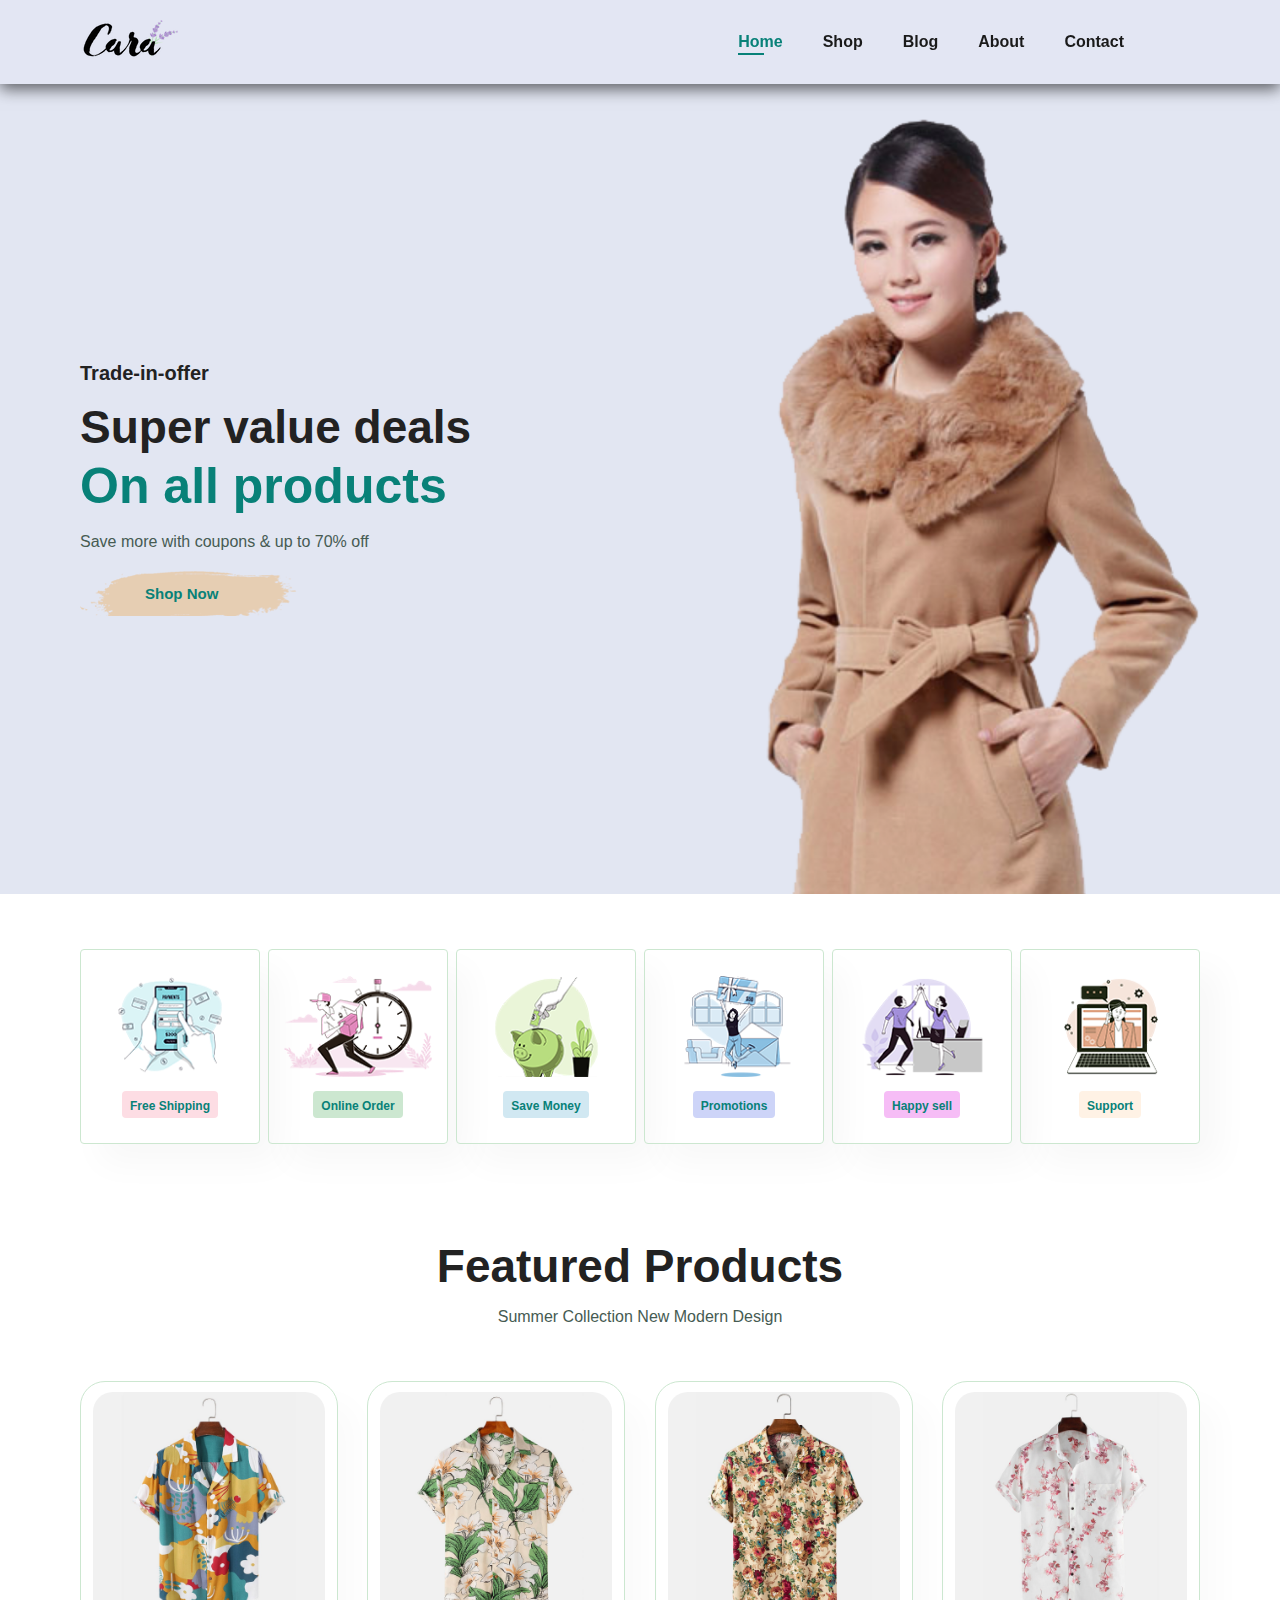
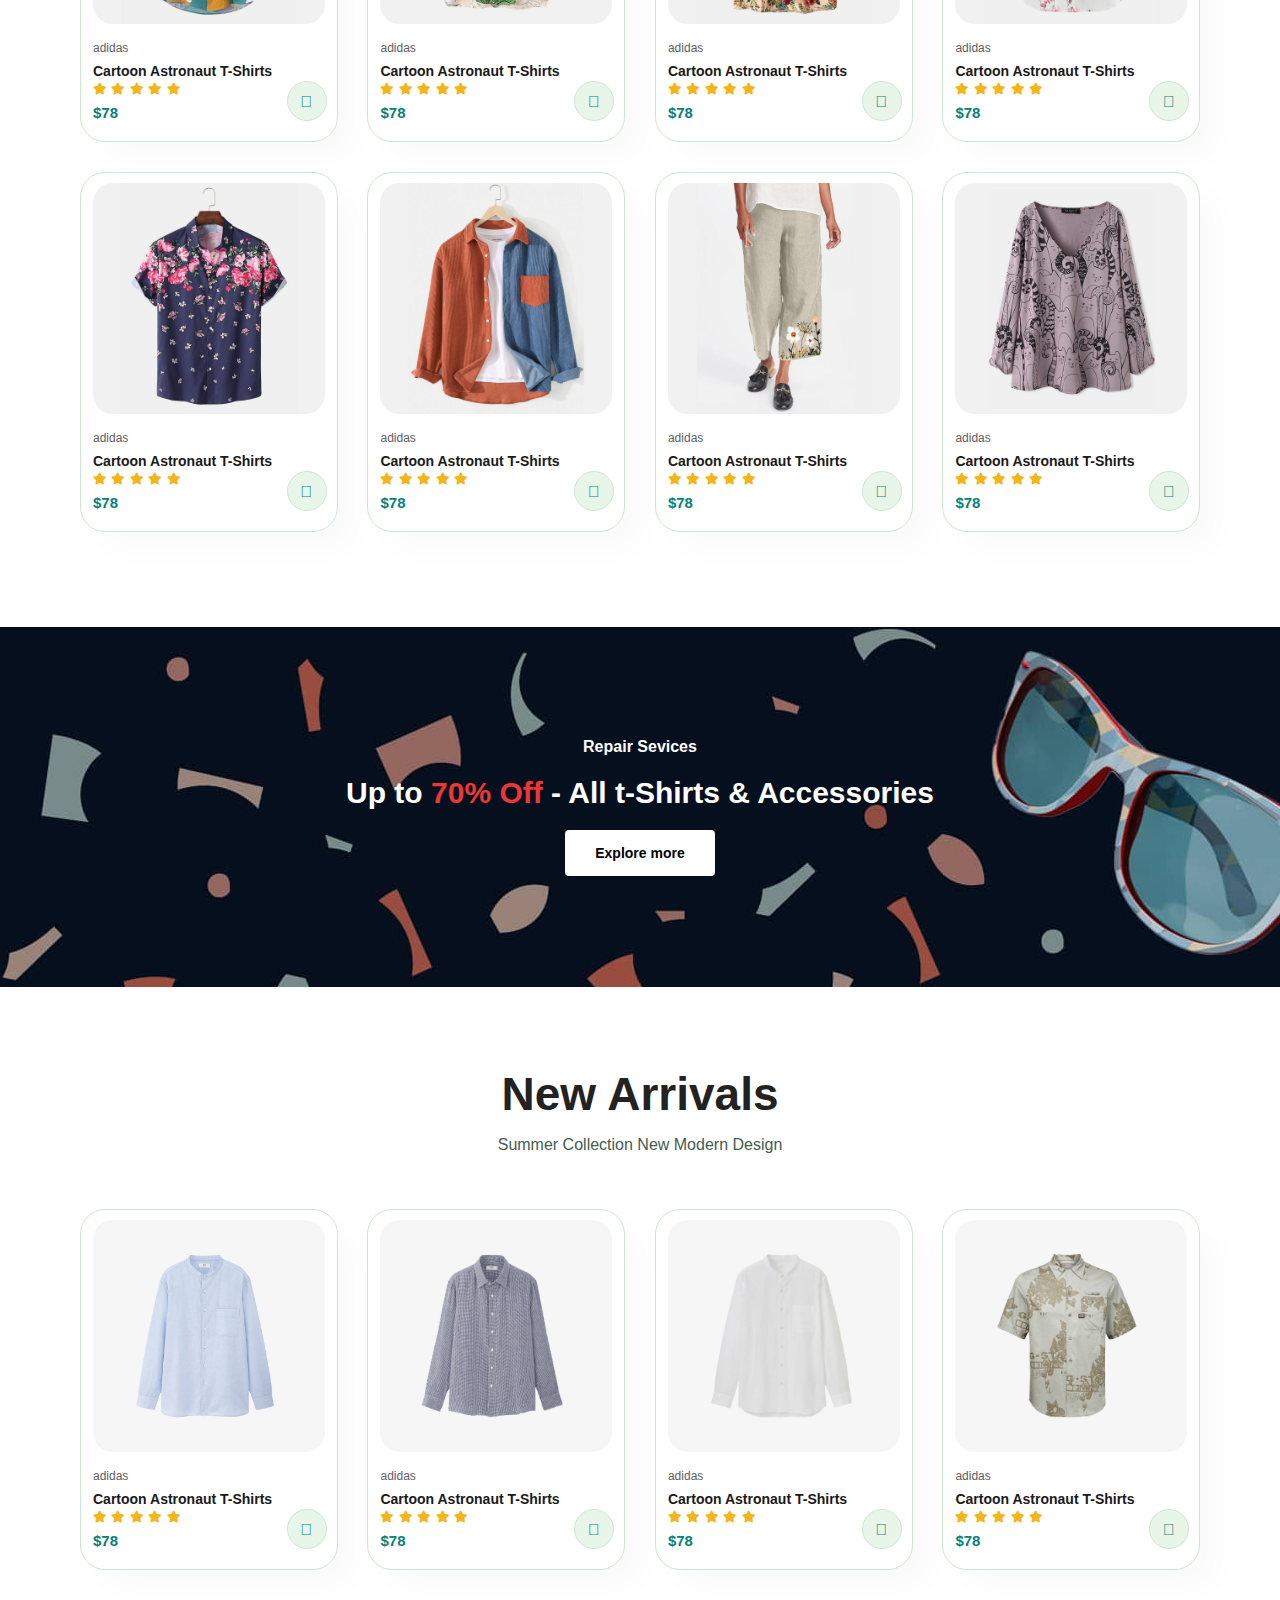
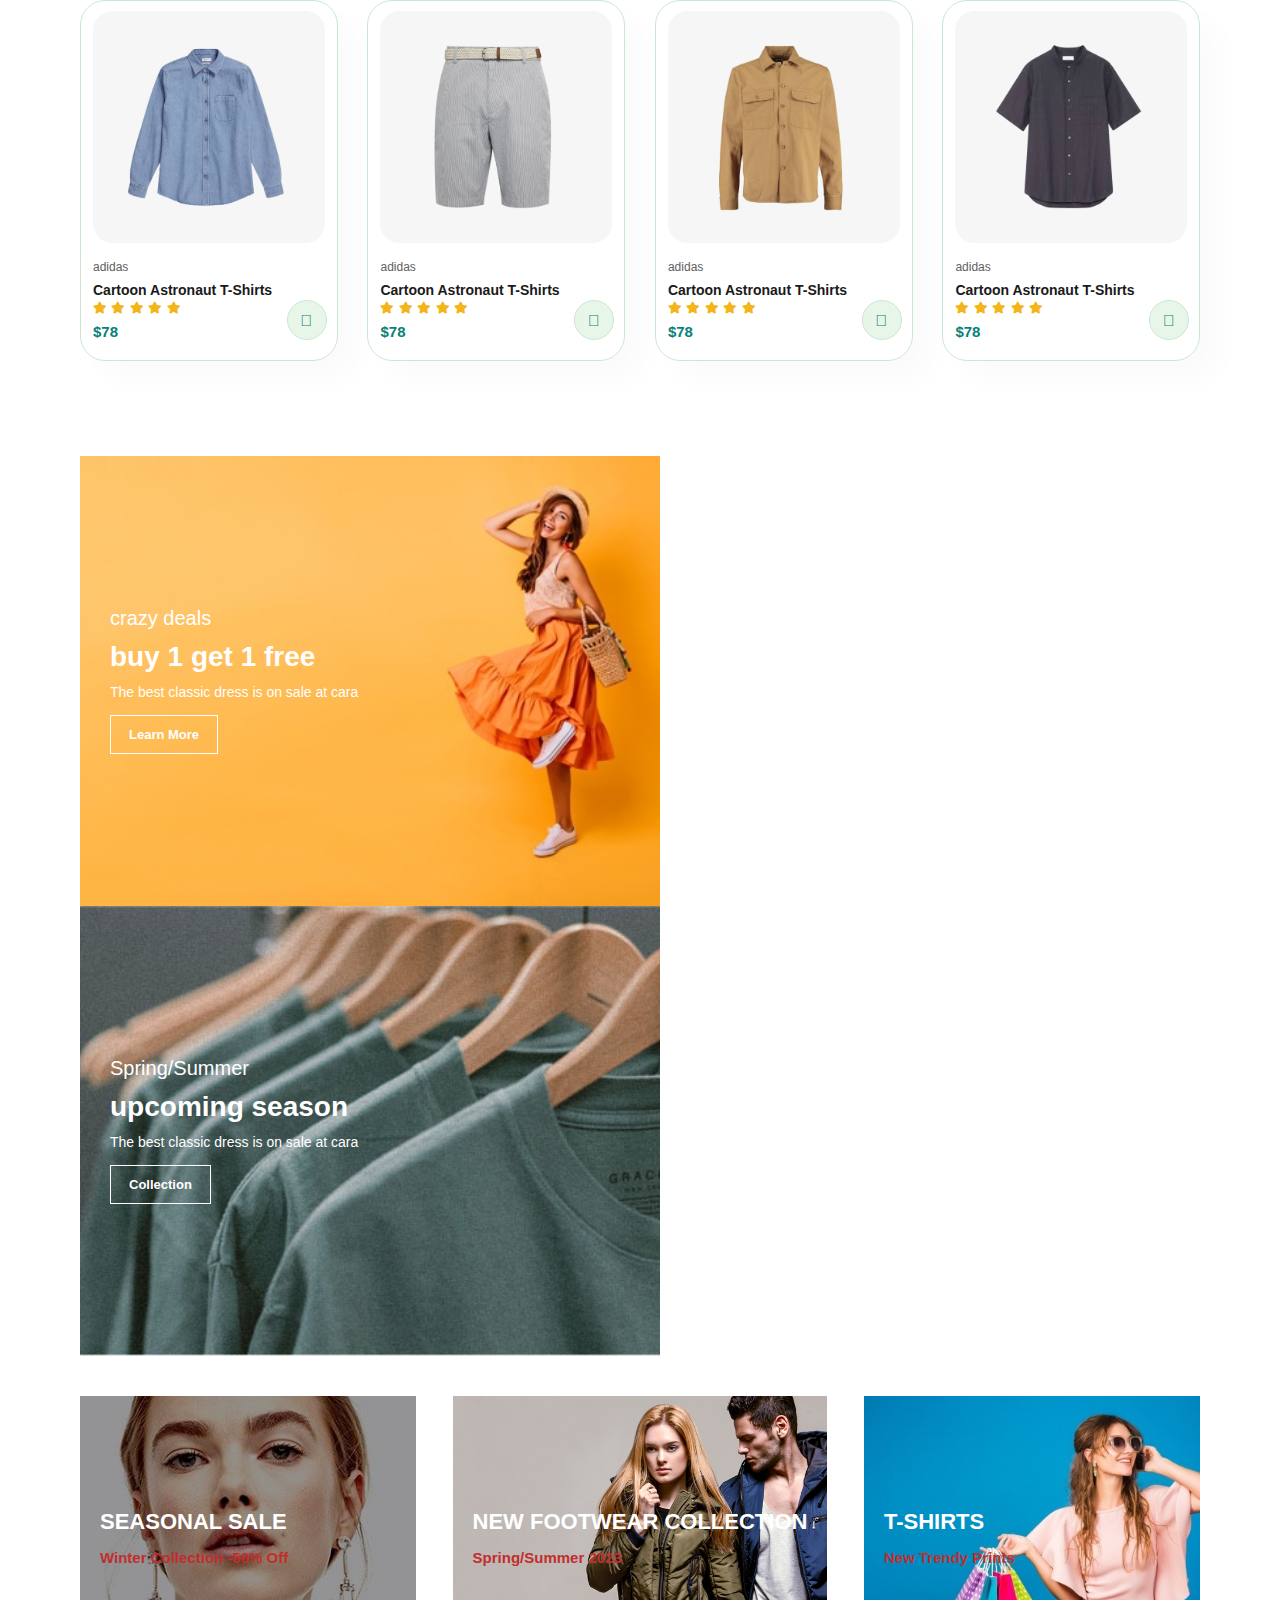
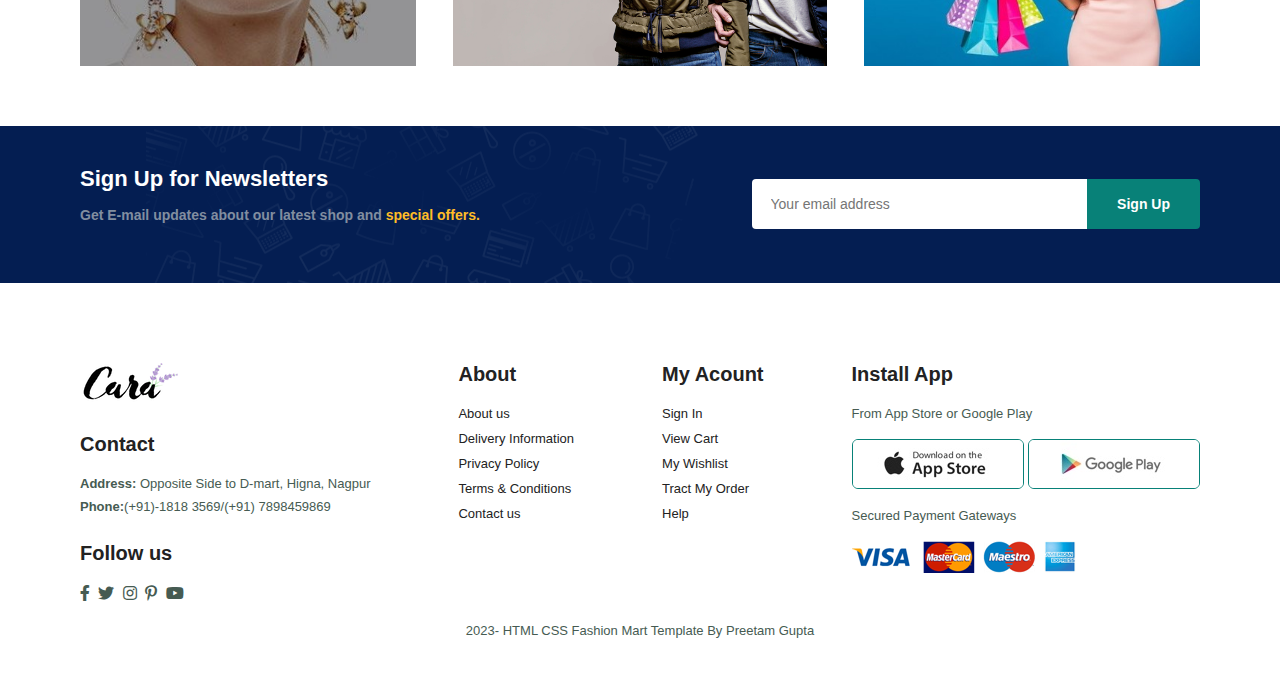
<file: index.html>
<!DOCTYPE html>
<html lang="en">
<head>
    <meta charset="UTF-8">
    <meta http-equiv="X-UA-Compatible" content="IE=edge">
    <meta name="viewport" content="width=device-width, initial-scale=1.0">
    <link rel="stylesheet" href="https://pro.fontawesome.com/releases/v5.10.0/css/all.css" />
    <link rel="stylesheet" href="style.css">
    <title>Fashion Mart</title>
</head>
<body>

    <section id="header">
        <a href="#"> <img src="img/logo.png" class="logo" alt=""></a>


        <div>
            <ul id="navbar">
                <li><a href="index.html" class="active">Home</a></li>
                <li><a href="shop.html">Shop</a></li>
                <li><a href="blog.html">Blog</a></li>
                <li><a href="about.html">About</a></li>
                <li><a href="contact.html">Contact</a></li>
                <li id="lg-bag"><a href="cart.html"><i class="far fa-shopping-bag"></i></a></li>
                <a href="#" id="close" ><i class="far fa-times"></i></a>
            </ul>
        </div>

        <div id="mobile">
            <a href="cart.html"><i class="far fa-shopping-bag"></i></a>
            <i id="bar" class="fas fa-outdent"></i>
        </div>
    </section>

    <section id="hero">
        <h4>Trade-in-offer</h4>
        <h2>Super value deals</h2>
        <h1>On all products</h1>
        <p>Save more with coupons & up to 70% off</p>
        <button>Shop Now</button>
    </section>

    <section id="feature" class="section-p1">
        <div class="fe-box" >
            <img src="img/features/f1.png" alt="">
            <h6>Free Shipping</h6>
        </div>

        <div class="fe-box" >
            <img src="img/features/f2.png" alt="">
            <h6>Online Order</h6>
        </div>

        <div class="fe-box" >
            <img src="img/features/f3.png" alt="">
            <h6>Save Money</h6>
        </div>

        <div class="fe-box" >
            <img src="img/features/f4.png" alt="">
            <h6>Promotions</h6>
        </div>

        <div class="fe-box" >
            <img src="img/features/f5.png" alt="">
            <h6>Happy sell</h6>
        </div>

        <div class="fe-box" >
            <img src="img/features/f6.png" alt="">
            <h6>Support</h6>
        </div>

    </section>

    <section id="product1" class="section-p1">
        <h2>Featured Products</h2>
        <p>Summer Collection New Modern Design</p>
        <div class="pro-container">
            <div class="pro">
                <img src="img/products/f1.jpg" alt="">
                <div class="des">
                    <span>adidas</span>
                    <h5>Cartoon Astronaut T-Shirts</h5>
                    <div class="star">
                        <i class="fas fa-star"></i>
                        <i class="fas fa-star"></i>
                        <i class="fas fa-star"></i>
                        <i class="fas fa-star"></i>
                        <i class="fas fa-star"></i>
                    </div>
                    <h4>$78</h4>

                </div>
                <a href="#"><i class="fal fa-shopping-cart cart"></i></a>
            </div>

            <div class="pro">
                <img src="img/products/f2.jpg" alt="">
                <div class="des">
                    <span>adidas</span>
                    <h5>Cartoon Astronaut T-Shirts</h5>
                    <div class="star">
                        <i class="fas fa-star"></i>
                        <i class="fas fa-star"></i>
                        <i class="fas fa-star"></i>
                        <i class="fas fa-star"></i>
                        <i class="fas fa-star"></i>
                    </div>
                    <h4>$78</h4>

                </div>
                <a href="#"><i class="fal fa-shopping-cart cart"></i></a>
            </div>

            <div class="pro">
                <img src="img/products/f3.jpg" alt="">
                <div class="des">
                    <span>adidas</span>
                    <h5>Cartoon Astronaut T-Shirts</h5>
                    <div class="star">
                        <i class="fas fa-star"></i>
                        <i class="fas fa-star"></i>
                        <i class="fas fa-star"></i>
                        <i class="fas fa-star"></i>
                        <i class="fas fa-star"></i>
                    </div>
                    <h4>$78</h4>

                </div>
                <a href="#"><i class="fal fa-shopping-cart cart"></i></a>
            </div>

            <div class="pro">
                <img src="img/products/f4.jpg" alt="">
                <div class="des">
                    <span>adidas</span>
                    <h5>Cartoon Astronaut T-Shirts</h5>
                    <div class="star">
                        <i class="fas fa-star"></i>
                        <i class="fas fa-star"></i>
                        <i class="fas fa-star"></i>
                        <i class="fas fa-star"></i>
                        <i class="fas fa-star"></i>
                    </div>
                    <h4>$78</h4>

                </div>
                <a href="#"><i class="fal fa-shopping-cart cart"></i></a>
            </div>


            <div class="pro">
                <img src="img/products/f5.jpg" alt="">
                <div class="des">
                    <span>adidas</span>
                    <h5>Cartoon Astronaut T-Shirts</h5>
                    <div class="star">
                        <i class="fas fa-star"></i>
                        <i class="fas fa-star"></i>
                        <i class="fas fa-star"></i>
                        <i class="fas fa-star"></i>
                        <i class="fas fa-star"></i>
                    </div>
                    <h4>$78</h4>

                </div>
                <a href="#"><i class="fal fa-shopping-cart cart"></i></a>
            </div>

            <div class="pro">
                <img src="img/products/f6.jpg" alt="">
                <div class="des">
                    <span>adidas</span>
                    <h5>Cartoon Astronaut T-Shirts</h5>
                    <div class="star">
                        <i class="fas fa-star"></i>
                        <i class="fas fa-star"></i>
                        <i class="fas fa-star"></i>
                        <i class="fas fa-star"></i>
                        <i class="fas fa-star"></i>
                    </div>
                    <h4>$78</h4>

                </div>
                <a href="#"><i class="fal fa-shopping-cart cart"></i></a>
            </div>


            <div class="pro">
                <img src="img/products/f7.jpg" alt="">
                <div class="des">
                    <span>adidas</span>
                    <h5>Cartoon Astronaut T-Shirts</h5>
                    <div class="star">
                        <i class="fas fa-star"></i>
                        <i class="fas fa-star"></i>
                        <i class="fas fa-star"></i>
                        <i class="fas fa-star"></i>
                        <i class="fas fa-star"></i>
                    </div>
                    <h4>$78</h4>

                </div>
                <a href="#"><i class="fal fa-shopping-cart cart"></i></a>
            </div>

            <div class="pro">
                <img src="img/products/f8.jpg" alt="">
                <div class="des">
                    <span>adidas</span>
                    <h5>Cartoon Astronaut T-Shirts</h5>
                    <div class="star">
                        <i class="fas fa-star"></i>
                        <i class="fas fa-star"></i>
                        <i class="fas fa-star"></i>
                        <i class="fas fa-star"></i>
                        <i class="fas fa-star"></i>
                    </div>
                    <h4>$78</h4>

                </div>
                <a href="#"><i class="fal fa-shopping-cart cart"></i></a>
            </div>
           
        </div>
    </section>

    <section id="banner" class="section-m1">
        <h4>Repair Sevices</h4>
        <h2>Up to <span>70% Off </span> - All t-Shirts & Accessories</h2>
        <button class="normal">Explore more</button>
    </section>

    <section id="product1" class="section-p1">
        <h2>New Arrivals</h2>
        <p>Summer Collection New Modern Design</p>
        <div class="pro-container">
            <div class="pro">
                <img src="img/products/n1.jpg" alt="">
                <div class="des">
                    <span>adidas</span>
                    <h5>Cartoon Astronaut T-Shirts</h5>
                    <div class="star">
                        <i class="fas fa-star"></i>
                        <i class="fas fa-star"></i>
                        <i class="fas fa-star"></i>
                        <i class="fas fa-star"></i>
                        <i class="fas fa-star"></i>
                    </div>
                    <h4>$78</h4>

                </div>
                <a href="#"><i class="fal fa-shopping-cart cart"></i></a>
            </div>

            <div class="pro">
                <img src="img/products/n2.jpg" alt="">
                <div class="des">
                    <span>adidas</span>
                    <h5>Cartoon Astronaut T-Shirts</h5>
                    <div class="star">
                        <i class="fas fa-star"></i>
                        <i class="fas fa-star"></i>
                        <i class="fas fa-star"></i>
                        <i class="fas fa-star"></i>
                        <i class="fas fa-star"></i>
                    </div>
                    <h4>$78</h4>

                </div>
                <a href="#"><i class="fal fa-shopping-cart cart"></i></a>
            </div>

            <div class="pro">
                <img src="img/products/n3.jpg" alt="">
                <div class="des">
                    <span>adidas</span>
                    <h5>Cartoon Astronaut T-Shirts</h5>
                    <div class="star">
                        <i class="fas fa-star"></i>
                        <i class="fas fa-star"></i>
                        <i class="fas fa-star"></i>
                        <i class="fas fa-star"></i>
                        <i class="fas fa-star"></i>
                    </div>
                    <h4>$78</h4>

                </div>
                <a href="#"><i class="fal fa-shopping-cart cart"></i></a>
            </div>

            <div class="pro">
                <img src="img/products/n4.jpg" alt="">
                <div class="des">
                    <span>adidas</span>
                    <h5>Cartoon Astronaut T-Shirts</h5>
                    <div class="star">
                        <i class="fas fa-star"></i>
                        <i class="fas fa-star"></i>
                        <i class="fas fa-star"></i>
                        <i class="fas fa-star"></i>
                        <i class="fas fa-star"></i>
                    </div>
                    <h4>$78</h4>

                </div>
                <a href="#"><i class="fal fa-shopping-cart cart"></i></a>
            </div>


            <div class="pro">
                <img src="img/products/n5.jpg" alt="">
                <div class="des">
                    <span>adidas</span>
                    <h5>Cartoon Astronaut T-Shirts</h5>
                    <div class="star">
                        <i class="fas fa-star"></i>
                        <i class="fas fa-star"></i>
                        <i class="fas fa-star"></i>
                        <i class="fas fa-star"></i>
                        <i class="fas fa-star"></i>
                    </div>
                    <h4>$78</h4>

                </div>
                <a href="#"><i class="fal fa-shopping-cart cart"></i></a>
            </div>

            <div class="pro">
                <img src="img/products/n6.jpg" alt="">
                <div class="des">
                    <span>adidas</span>
                    <h5>Cartoon Astronaut T-Shirts</h5>
                    <div class="star">
                        <i class="fas fa-star"></i>
                        <i class="fas fa-star"></i>
                        <i class="fas fa-star"></i>
                        <i class="fas fa-star"></i>
                        <i class="fas fa-star"></i>
                    </div>
                    <h4>$78</h4>

                </div>
                <a href="#"><i class="fal fa-shopping-cart cart"></i></a>
            </div>


            <div class="pro">
                <img src="img/products/n7.jpg" alt="">
                <div class="des">
                    <span>adidas</span>
                    <h5>Cartoon Astronaut T-Shirts</h5>
                    <div class="star">
                        <i class="fas fa-star"></i>
                        <i class="fas fa-star"></i>
                        <i class="fas fa-star"></i>
                        <i class="fas fa-star"></i>
                        <i class="fas fa-star"></i>
                    </div>
                    <h4>$78</h4>

                </div>
                <a href="#"><i class="fal fa-shopping-cart cart"></i></a>
            </div>

            <div class="pro">
                <img src="img/products/n8.jpg" alt="">
                <div class="des">
                    <span>adidas</span>
                    <h5>Cartoon Astronaut T-Shirts</h5>
                    <div class="star">
                        <i class="fas fa-star"></i>
                        <i class="fas fa-star"></i>
                        <i class="fas fa-star"></i>
                        <i class="fas fa-star"></i>
                        <i class="fas fa-star"></i>
                    </div>
                    <h4>$78</h4>

                </div>
                <a href="#"><i class="fal fa-shopping-cart cart"></i></a>
            </div>
           
        </div>
    </section>

    <section id="sm-banner" class="section-p1">
        <div class="banner-box">
            <h4>crazy deals</h4>
            <h2>buy 1 get 1 free</h2>
            <span>The best classic dress is on sale at cara</span>
            <button class="white">Learn More</button>
        </div>

        <div class="banner-box banner-box2">
            <h4>Spring/Summer</h4>
            <h2>upcoming season</h2>
            <span>The best classic dress is on sale at cara</span>
            <button class="white">Collection</button>
        </div>


    </section>

    <section id="banner3">
        <div class="banner-box ">
           <h2>SEASONAL SALE</h2>
           <h3>Winter Collection -50% Off</h3>
        </div>

        <div class="banner-box banner-box2">
            <h2>NEW FOOTWEAR COLLECTION</h2>
            <h3>Spring/Summer 2023</h3>
         </div>

         <div class="banner-box banner-box3">
            <h2>T-SHIRTS</h2>
            <h3>New Trendy Prints</h3>
         </div>
    </section>


    <section id="newsletter" class="section-p1 section-m1">
        <div class="newstext">
            <h4>Sign Up for Newsletters</h4>
            <p>Get E-mail updates about our latest shop and <span>special offers.</span></p>

        </div>

        <div class="form">
            <input type="text" placeholder="Your email address">
            <button class="normal">Sign Up</button>
        </div>
    </section>

    <footer class="section-p1" >
        <div class="footer-container">
            <div class="col">
                <img class="logo" src="img/logo.png" alt="">
                <h4>Contact</h4>
                <p><strong>Address:</strong> Opposite Side to D-mart, Higna, Nagpur</p>
                <p><strong>Phone:</strong>(+91)-1818 3569/(+91) 7898459869</p>
                <div class="follow">
                    <h4>Follow us</h4>
                    <div class="icon">
                        <i class="fab fa-facebook-f"></i>
                        <i class="fab fa-twitter"></i>
                        <i class="fab fa-instagram"></i>
                        <i class="fab fa-pinterest-p"></i>
                        <i class="fab fa-youtube"></i>
                    </div>
                </div>
            </div>


            <div class="col">
                <h4>About</h4>
                <a href="#">About us</a>
                <a href="#">Delivery Information</a>
                <a href="#">Privacy Policy</a>
                <a href="#">Terms & Conditions</a>
                <a href="#">Contact us</a>
            </div>

            <div class="col">
                <h4>My Acount</h4>
                <a href="#">Sign In</a>
                <a href="#">View Cart</a>
                <a href="#">My Wishlist</a>
                <a href="#">Tract My Order</a>
                <a href="#">Help</a>
            </div>

            <div class="col install">
                <h4>Install App</h4>
                <p> From App Store or Google Play</p>
                <div class="row">
                    <img src="img/pay/app.jpg" alt="">
                    <img src="img/pay/play.jpg" alt="">
                </div>
                <p>Secured Payment Gateways</p>
                <img src="img/pay/pay.png" alt="">
            </div>
        </div>

        <div class="copyright">
            <p>2023- HTML CSS Fashion Mart Template By Preetam Gupta</p>
        </div>

    </footer>
    
    <script src="script.js"></script>
</body>
</html>
</file>
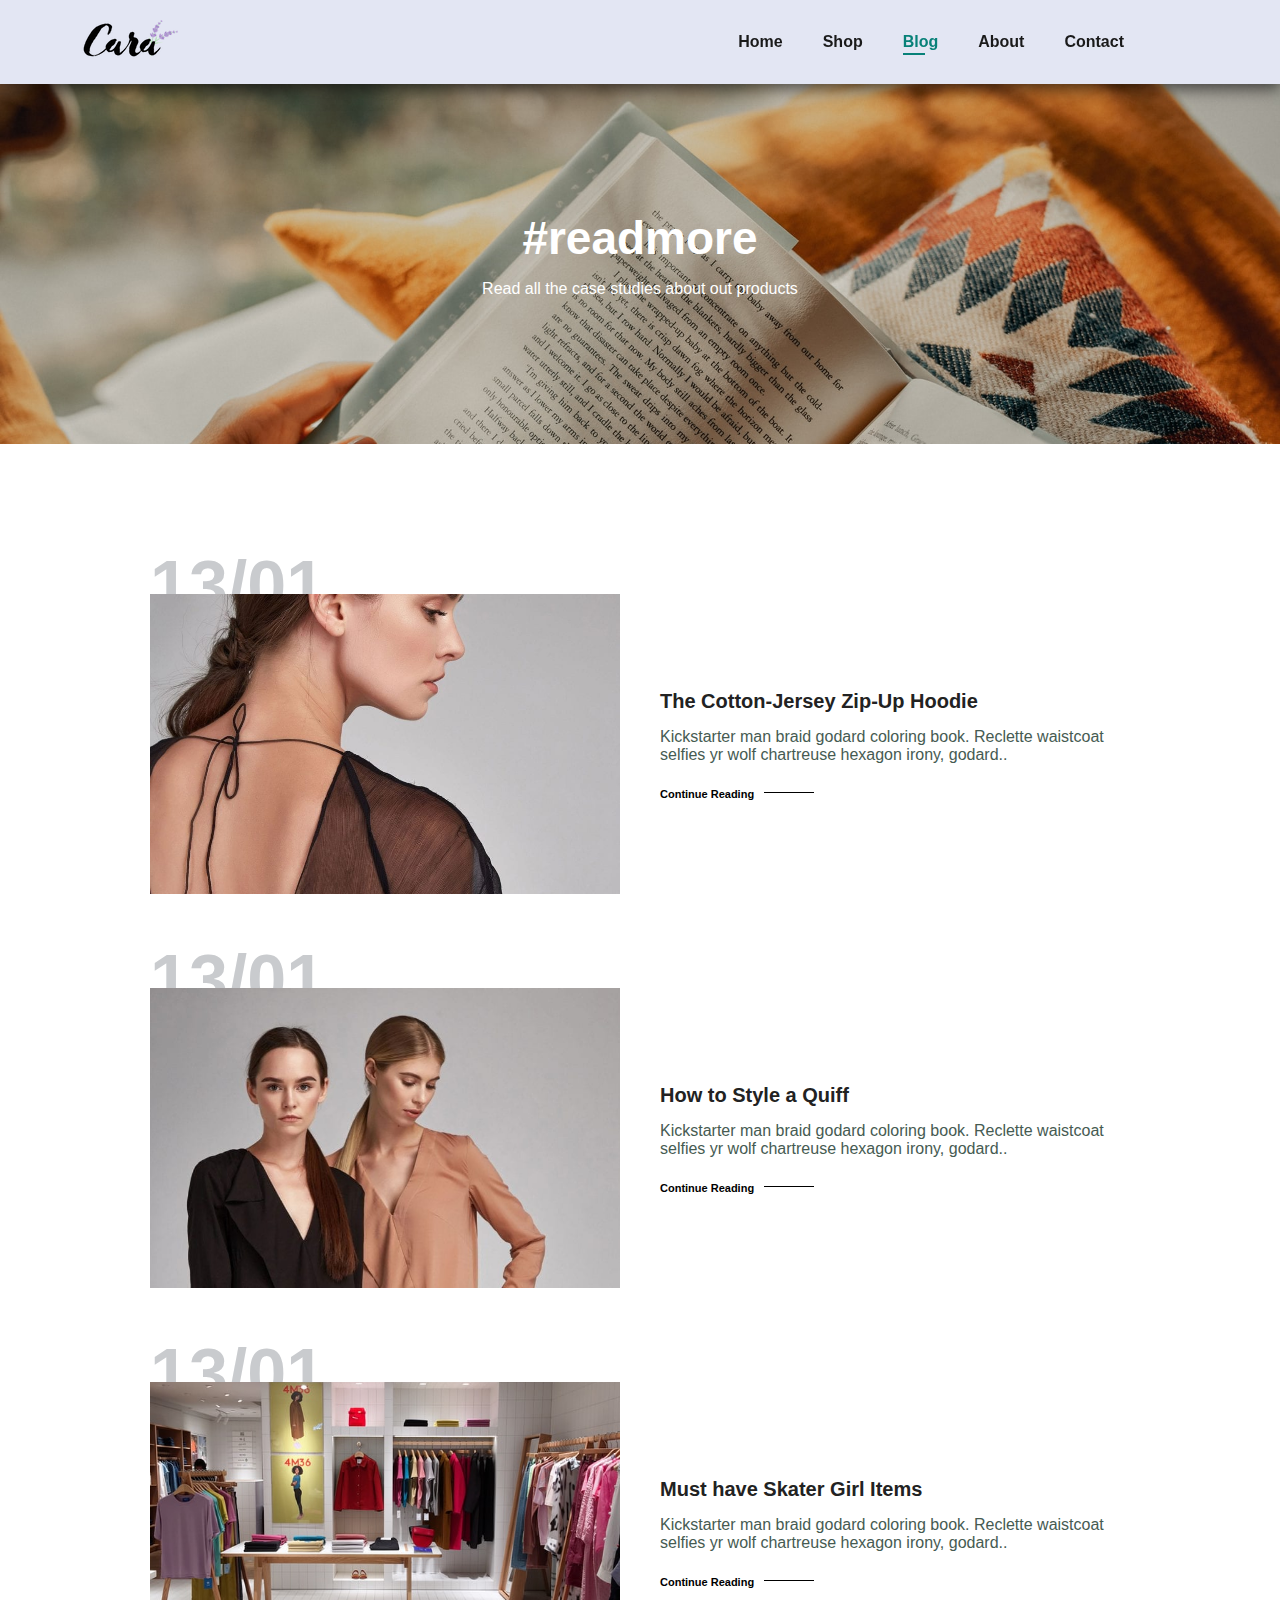
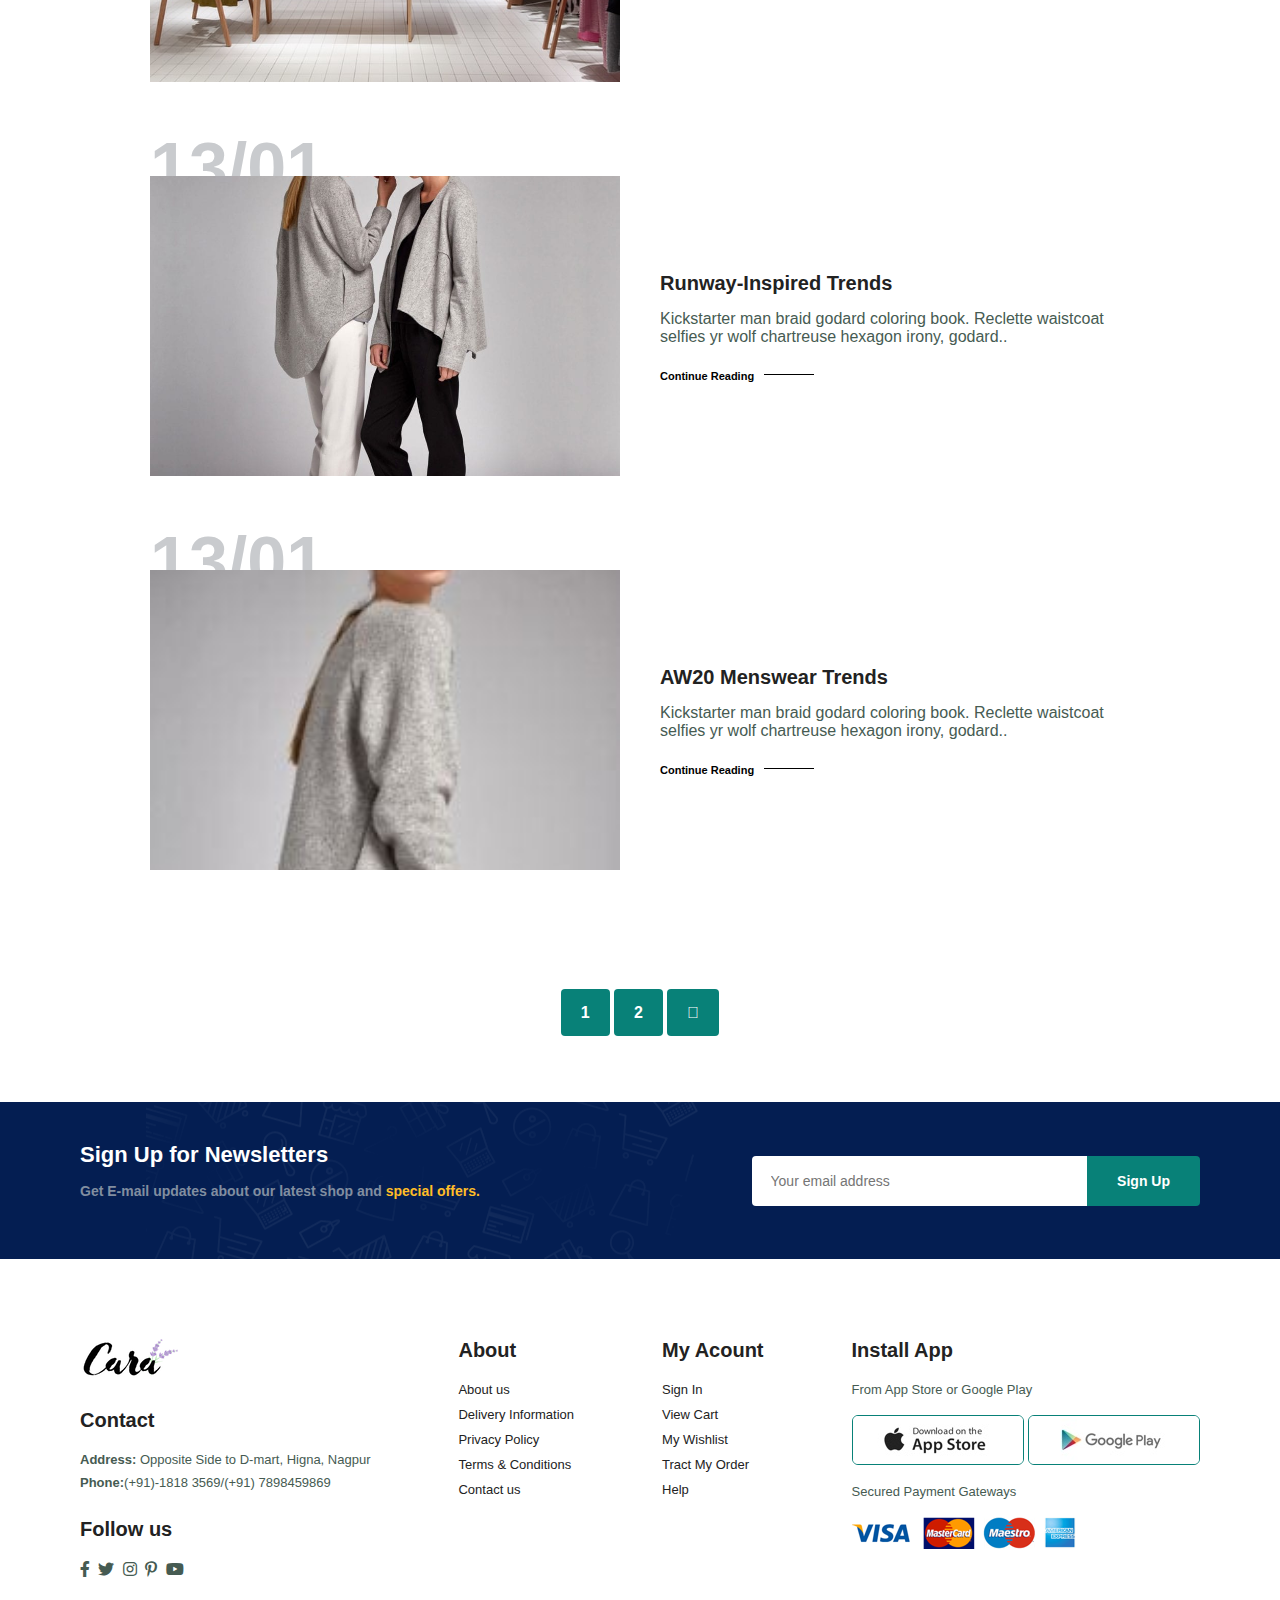
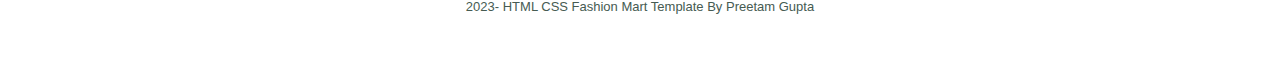
<file: blog.html>
<!DOCTYPE html>
<html lang="en">
<head>
    <meta charset="UTF-8">
    <meta http-equiv="X-UA-Compatible" content="IE=edge">
    <meta name="viewport" content="width=device-width, initial-scale=1.0">
    <link rel="stylesheet" href="https://pro.fontawesome.com/releases/v5.10.0/css/all.css" />
    <link rel="stylesheet" href="style.css">
    <title>Fashion Mart</title>
</head>
<body>

    <section id="header">
        <a href="#"> <img src="img/logo.png" class="logo" alt=""></a>


        <div>
            <ul id="navbar">
                <li><a href="index.html" >Home</a></li>
                <li><a href="shop.html" >Shop</a></li>
                <li><a href="blog.html" class="active">Blog</a></li>
                <li><a href="about.html">About</a></li>
                <li><a href="contact.html">Contact</a></li>
                <li id="lg-bag"><a href="cart.html"><i class="far fa-shopping-bag"></i></a></li>
                <a href="#" id="close" ><i class="far fa-times"></i></a>
            </ul>
        </div>

        <div id="mobile">
            <a href="cart.html"><i class="far fa-shopping-bag"></i></a>
            <i id="bar" class="fas fa-outdent"></i>
        </div>
    </section>

    <section id="page-header" class="blog-header">
        
        <h2>#readmore</h2>
     
        <p>Read all the case studies about out products</p>
        
    </section>

    <section id="blog">
        <div class="blog-box">
            <div class="blog-img">
                <img src="img/blog/b1.jpg" alt="">
            </div>

            <div class="blog-details">
                <h4>The Cotton-Jersey Zip-Up Hoodie</h4>
                <p>Kickstarter man braid godard coloring book. Reclette waistcoat selfies
                    yr wolf chartreuse hexagon irony, godard..
                </p>
                <a href="#">Continue Reading</a>
            </div>
            <h1>13/01</h1>
        </div>

        <div class="blog-box">
            <div class="blog-img">
                <img src="img/blog/b2.jpg" alt="">
            </div>

            <div class="blog-details">
                <h4>How to Style a Quiff</h4>
                <p>Kickstarter man braid godard coloring book. Reclette waistcoat selfies
                    yr wolf chartreuse hexagon irony, godard..
                </p>
                <a href="#">Continue Reading</a>
            </div>
            <h1>13/01</h1>
        </div>

        <div class="blog-box">
            <div class="blog-img">
                <img src="img/blog/b3.jpg" alt="">
            </div>

            <div class="blog-details">
                <h4>Must have Skater Girl Items</h4>
                <p>Kickstarter man braid godard coloring book. Reclette waistcoat selfies
                    yr wolf chartreuse hexagon irony, godard..
                </p>
                <a href="#">Continue Reading</a>
            </div>
            <h1>13/01</h1>
        </div>


        <div class="blog-box">
            <div class="blog-img">
                <img src="img/blog/b4.jpg" alt="">
            </div>

            <div class="blog-details">
                <h4>Runway-Inspired Trends</h4>
                <p>Kickstarter man braid godard coloring book. Reclette waistcoat selfies
                    yr wolf chartreuse hexagon irony, godard..
                </p>
                <a href="#">Continue Reading</a>
            </div>
            <h1>13/01</h1>
        </div>

        <div class="blog-box">
            <div class="blog-img">
                <img src="img/blog/b5.jpg" alt="">
            </div>

            <div class="blog-details">
                <h4>AW20 Menswear Trends</h4>
                <p>Kickstarter man braid godard coloring book. Reclette waistcoat selfies
                    yr wolf chartreuse hexagon irony, godard..
                </p>
                <a href="#">Continue Reading</a>
            </div>
            <h1>13/01</h1>
        </div>
    </section>

    <section id="pagination" class="section-p1">
        <a href="#">1</a>
        <a href="#">2</a>
        <a href="#"><i class="fal fa-long-arrow-alt-right"></i></a>
    </section>

    <section id="newsletter" class="section-p1 section-m1">
        <div class="newstext">
            <h4>Sign Up for Newsletters</h4>
            <p>Get E-mail updates about our latest shop and <span>special offers.</span></p>

        </div>

        <div class="form">
            <input type="text" placeholder="Your email address">
            <button class="normal">Sign Up</button>
        </div>
    </section>

    <footer class="section-p1" >
        <div class="footer-container">
            <div class="col">
                <img class="logo" src="img/logo.png" alt="">
                <h4>Contact</h4>
                <p><strong>Address:</strong> Opposite Side to D-mart, Higna, Nagpur</p>
                <p><strong>Phone:</strong>(+91)-1818 3569/(+91) 7898459869</p>
                <div class="follow">
                    <h4>Follow us</h4>
                    <div class="icon">
                        <i class="fab fa-facebook-f"></i>
                        <i class="fab fa-twitter"></i>
                        <i class="fab fa-instagram"></i>
                        <i class="fab fa-pinterest-p"></i>
                        <i class="fab fa-youtube"></i>
                    </div>
                </div>
            </div>


            <div class="col">
                <h4>About</h4>
                <a href="#">About us</a>
                <a href="#">Delivery Information</a>
                <a href="#">Privacy Policy</a>
                <a href="#">Terms & Conditions</a>
                <a href="#">Contact us</a>
            </div>

            <div class="col">
                <h4>My Acount</h4>
                <a href="#">Sign In</a>
                <a href="#">View Cart</a>
                <a href="#">My Wishlist</a>
                <a href="#">Tract My Order</a>
                <a href="#">Help</a>
            </div>

            <div class="col install">
                <h4>Install App</h4>
                <p> From App Store or Google Play</p>
                <div class="row">
                    <img src="img/pay/app.jpg" alt="">
                    <img src="img/pay/play.jpg" alt="">
                </div>
                <p>Secured Payment Gateways</p>
                <img src="img/pay/pay.png" alt="">
            </div>
        </div>

        <div class="copyright">
            <p>2023- HTML CSS Fashion Mart Template By Preetam Gupta</p>
        </div>

    </footer>
    
    <script src="script.js"></script>
</body>
</html>
</file>
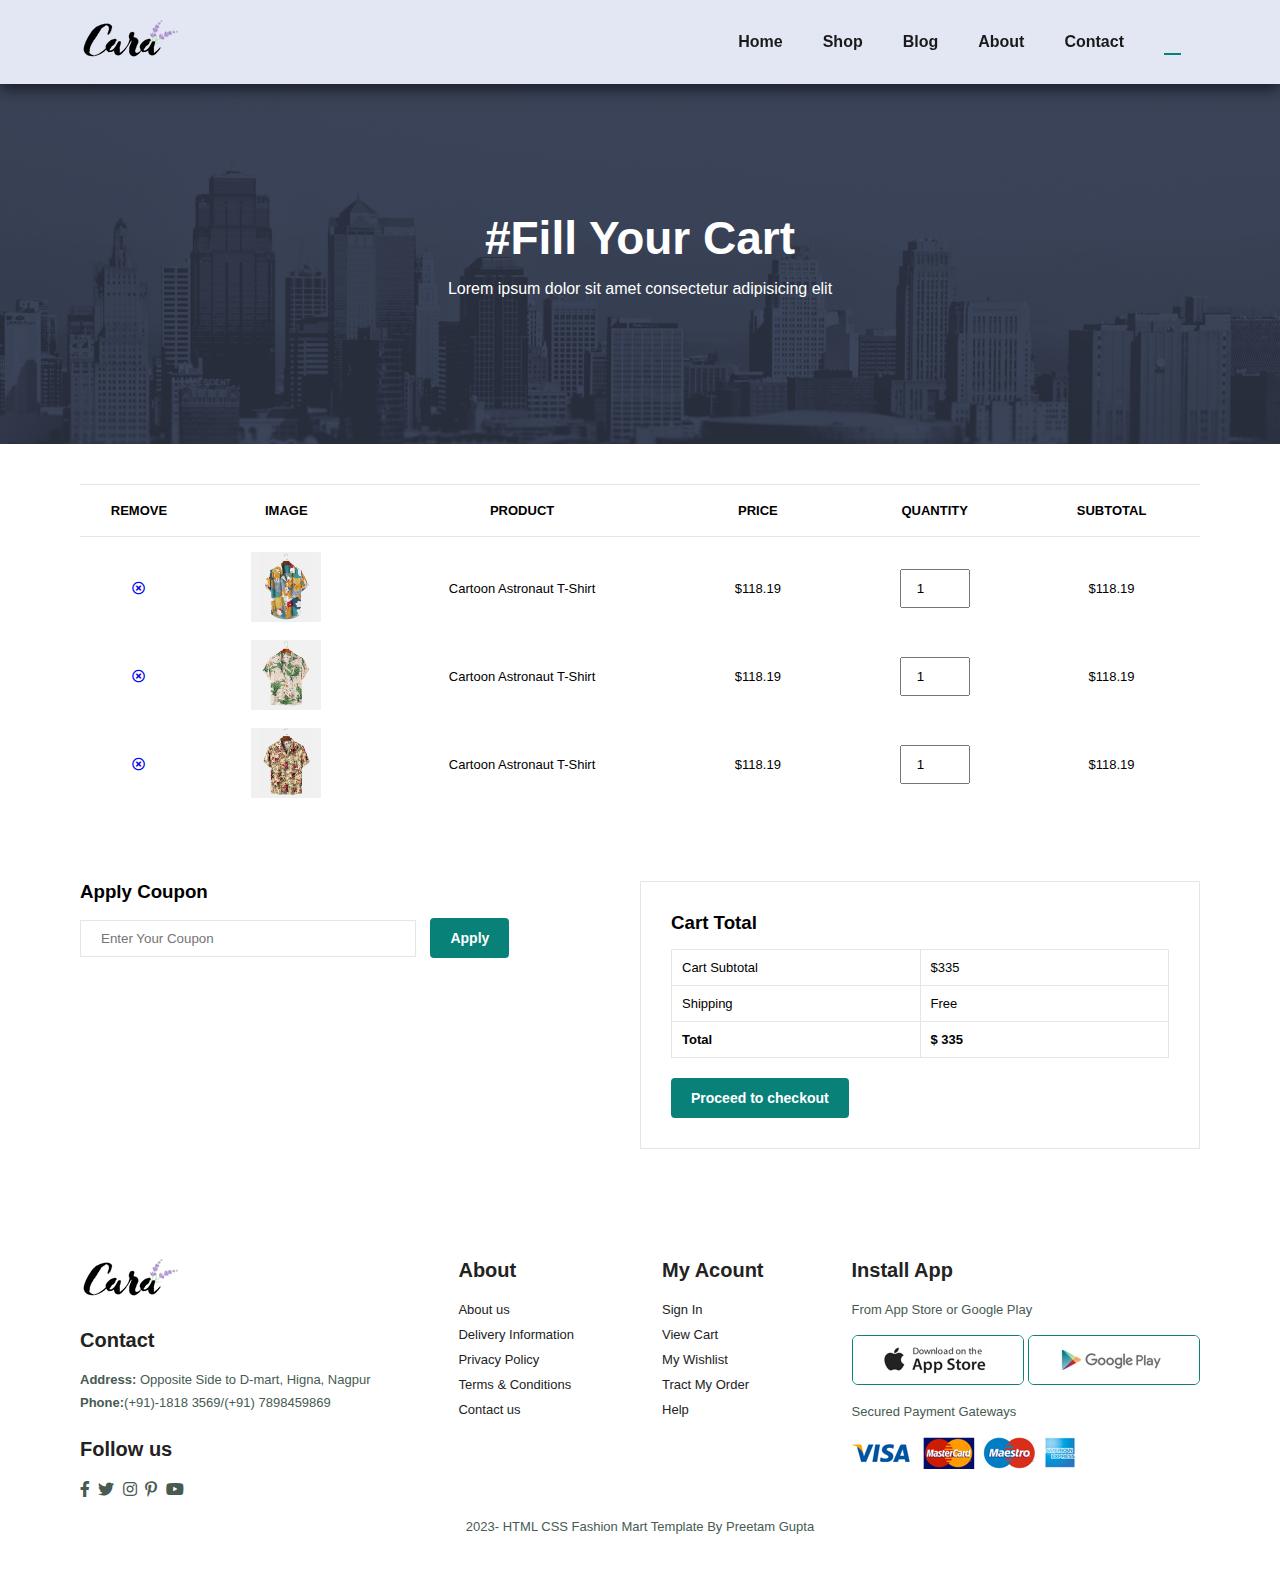
<file: cart.html>
<!DOCTYPE html>
<html lang="en">
<head>
    <meta charset="UTF-8">
    <meta http-equiv="X-UA-Compatible" content="IE=edge">
    <meta name="viewport" content="width=device-width, initial-scale=1.0">
    <link rel="stylesheet" href="https://pro.fontawesome.com/releases/v5.10.0/css/all.css" />
    <link rel="stylesheet" href="style.css">
    <title>Fashion Mart</title>
</head>
<body>

    <section id="header">
        <a href="#"> <img src="img/logo.png" class="logo" alt=""></a>


        <div>
            <ul id="navbar">
                <li><a href="index.html" >Home</a></li>
                <li><a href="shop.html" >Shop</a></li>
                <li><a href="blog.html" >Blog</a></li>
                <li><a href="about.html" >About</a></li>
                <li><a href="contact.html" >Contact</a></li>
                <li id="lg-bag"><a class="active" href="cart.html"><i class="far fa-shopping-bag"></i></a></li>
                <a href="#" id="close" ><i class="far fa-times"></i></a>
            </ul>
        </div>

        <div id="mobile">
            <a href="cart.html"><i class="far fa-shopping-bag"></i></a>
            <i id="bar" class="fas fa-outdent"></i>
        </div>
    </section>

    <section id="page-header" class="about-header">
        
        <h2>#Fill Your Cart</h2>
     
        <p>Lorem ipsum dolor sit amet consectetur adipisicing elit</p>
        
    </section>

    <section id="cart" class="section-p1">
        <table width="100%">
            <thead>
                <tr>
                    <td>Remove</td>
                    <td>Image</td>
                    <td>Product</td>
                    <td>Price</td>
                    <td>Quantity</td>
                    <td>Subtotal</td>
                </tr>
            </thead>
            <tbody>
                <tr>
                    <td><a href="#"><i class="far fa-times-circle"></i></a></td>
                    <td><img src="img/products/f1.jpg" alt=""></td>
                    <td>Cartoon Astronaut T-Shirt</td>
                    <td>$118.19</td>
                    <td><input type="number" value="1"></td>
                    <td>$118.19</td>
                </tr>

                <tr>
                    <td><a href="#"><i class="far fa-times-circle"></i></a></td>
                    <td><img src="img/products/f2.jpg" alt=""></td>
                    <td>Cartoon Astronaut T-Shirt</td>
                    <td>$118.19</td>
                    <td><input type="number" value="1"></td>
                    <td>$118.19</td>
                </tr>

                <tr>
                    <td><a href="#"><i class="far fa-times-circle"></i></a></td>
                    <td><img src="img/products/f3.jpg" alt=""></td>
                    <td>Cartoon Astronaut T-Shirt</td>
                    <td>$118.19</td>
                    <td><input type="number" value="1"></td>
                    <td>$118.19</td>
                </tr>
            </tbody>
        </table>
    </section>

    <section id="cart-add" class="section-p1">
        <div id="coupon">
            <h3>Apply Coupon</h3>
            <div>
                <input type="text" placeholder="Enter Your Coupon">
                <button class="normal">Apply</button>
            </div>
        </div>

        <div id="subtotal">
            <h3>Cart Total</h3>
            <table>
                <tr>
                    <td>Cart Subtotal</td>
                    <td>$335</td>
                   
                </tr>

                <tr>
                    <td>Shipping</td>
                    <td>Free</td>
                </tr>

                <tr>
                    <td><strong>Total</strong></td>
                    <td><strong>$ 335</strong></td>
                </tr>
            </table>

            <button class="normal">Proceed to checkout</button>
        </div>
    </section>
    
    <footer class="section-p1" >
        <div class="footer-container">
            <div class="col">
                <img class="logo" src="img/logo.png" alt="">
                <h4>Contact</h4>
                <p><strong>Address:</strong> Opposite Side to D-mart, Higna, Nagpur</p>
                <p><strong>Phone:</strong>(+91)-1818 3569/(+91) 7898459869</p>
                <div class="follow">
                    <h4>Follow us</h4>
                    <div class="icon">
                        <i class="fab fa-facebook-f"></i>
                        <i class="fab fa-twitter"></i>
                        <i class="fab fa-instagram"></i>
                        <i class="fab fa-pinterest-p"></i>
                        <i class="fab fa-youtube"></i>
                    </div>
                </div>
            </div>


            <div class="col">
                <h4>About</h4>
                <a href="#">About us</a>
                <a href="#">Delivery Information</a>
                <a href="#">Privacy Policy</a>
                <a href="#">Terms & Conditions</a>
                <a href="#">Contact us</a>
            </div>

            <div class="col">
                <h4>My Acount</h4>
                <a href="#">Sign In</a>
                <a href="#">View Cart</a>
                <a href="#">My Wishlist</a>
                <a href="#">Tract My Order</a>
                <a href="#">Help</a>
            </div>

            <div class="col install">
                <h4>Install App</h4>
                <p> From App Store or Google Play</p>
                <div class="row">
                    <img src="img/pay/app.jpg" alt="">
                    <img src="img/pay/play.jpg" alt="">
                </div>
                <p>Secured Payment Gateways</p>
                <img src="img/pay/pay.png" alt="">
            </div>
        </div>

        <div class="copyright">
            <p>2023- HTML CSS Fashion Mart Template By Preetam Gupta</p>
        </div>

    </footer>


   
    <script src="script.js"></script>
</body>
</html>
</file>
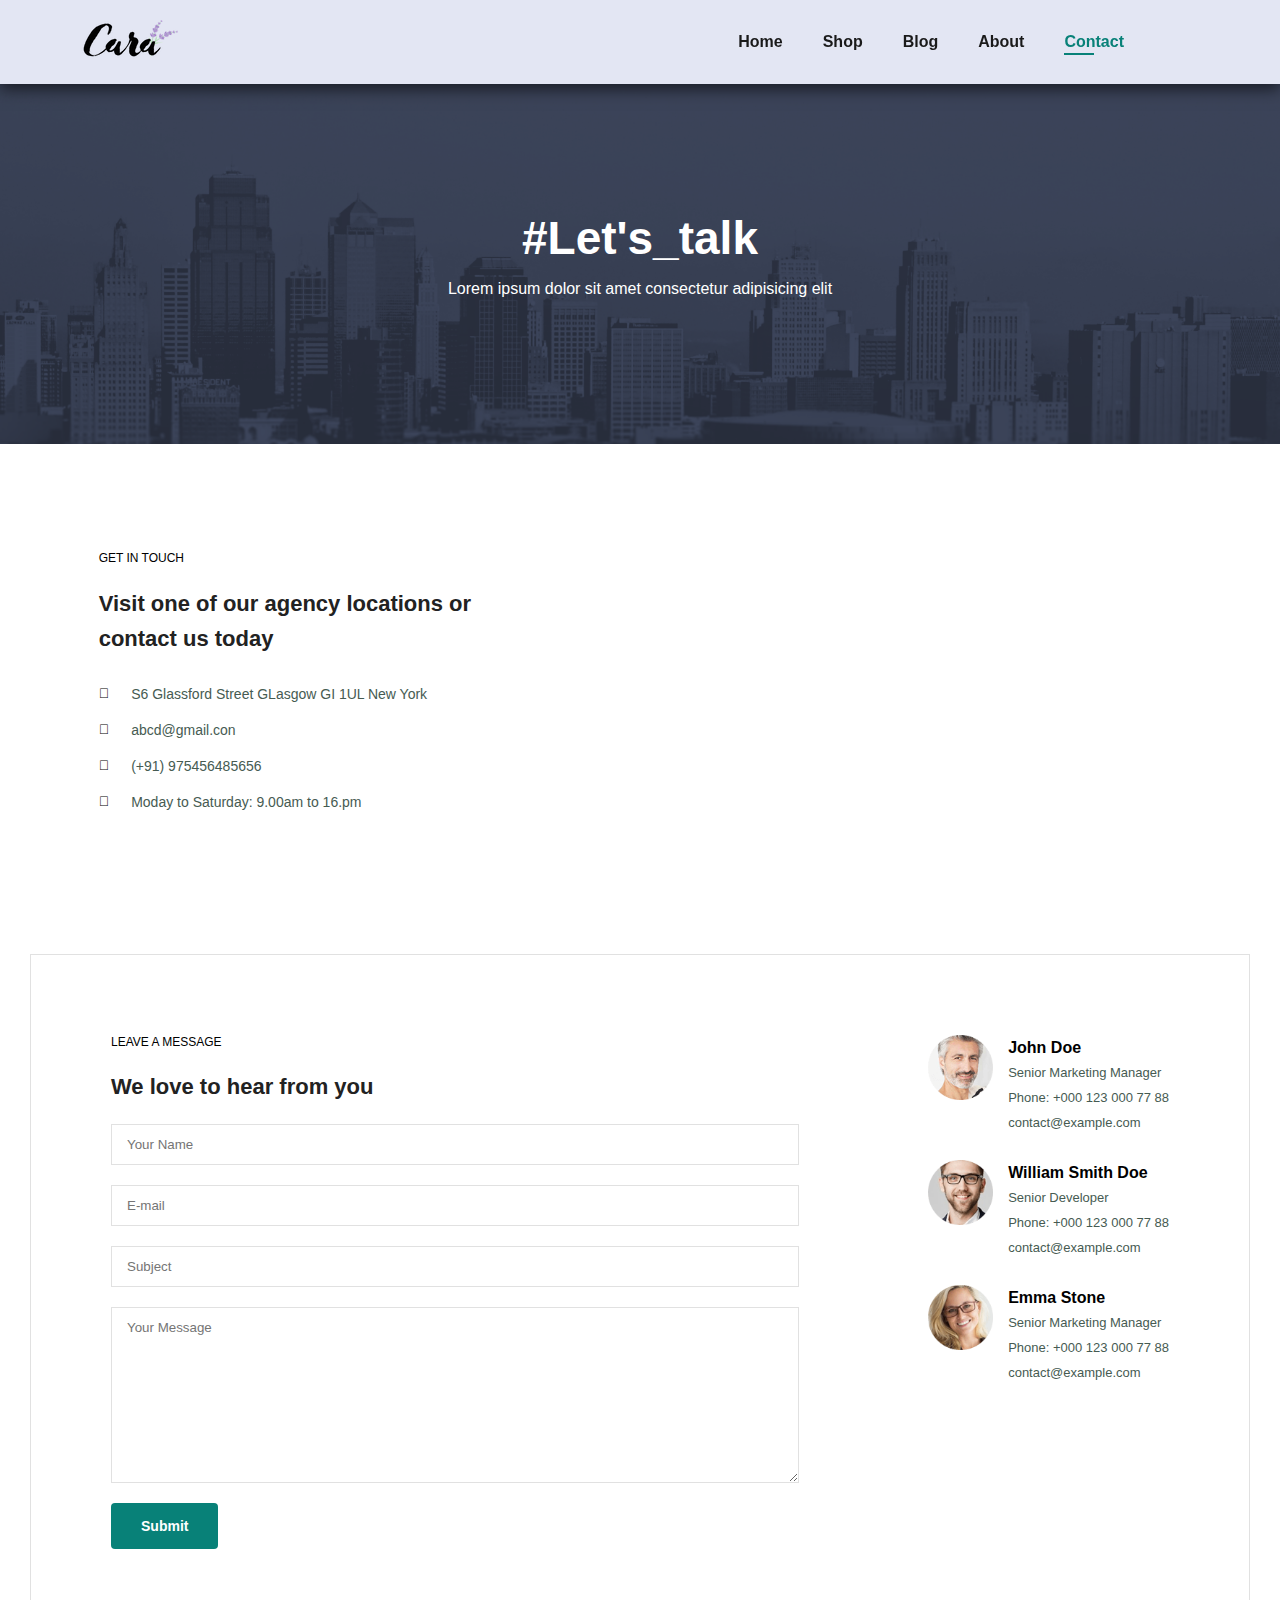
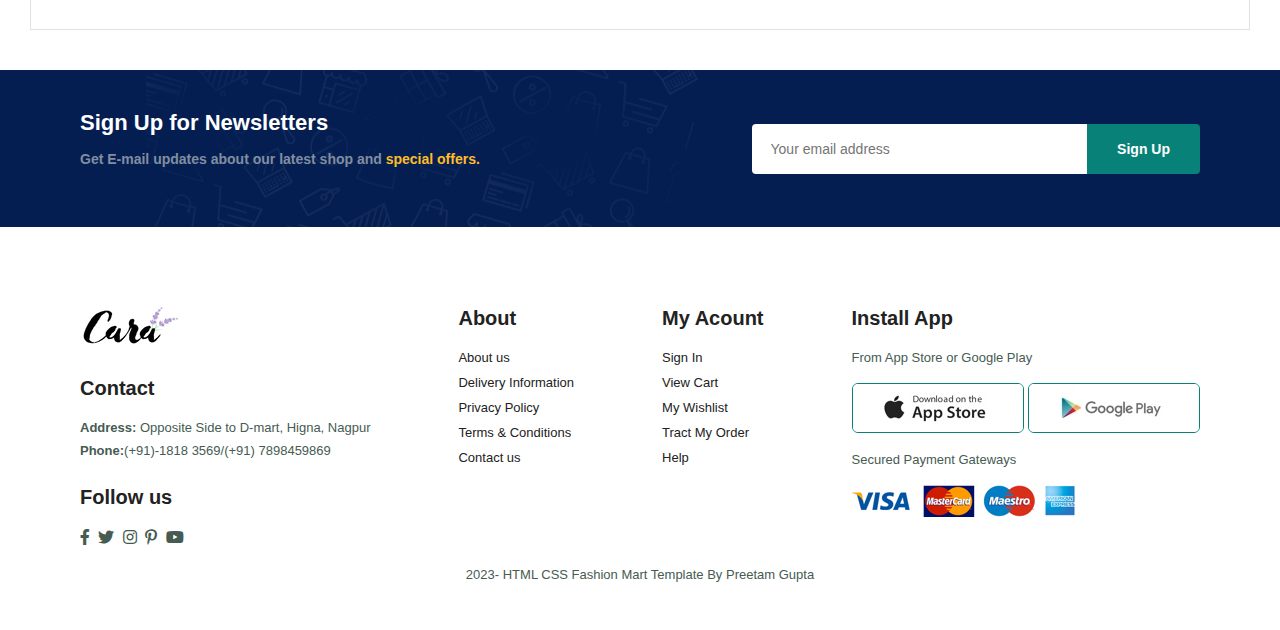
<file: contact.html>
<!DOCTYPE html>
<html lang="en">
<head>
    <meta charset="UTF-8">
    <meta http-equiv="X-UA-Compatible" content="IE=edge">
    <meta name="viewport" content="width=device-width, initial-scale=1.0">
    <link rel="stylesheet" href="https://pro.fontawesome.com/releases/v5.10.0/css/all.css" />
    <link rel="stylesheet" href="style.css">
    <title>Fashion Mart</title>
</head>
<body>

    <section id="header">
        <a href="#"> <img src="img/logo.png" class="logo" alt=""></a>


        <div>
            <ul id="navbar">
                <li><a href="index.html" >Home</a></li>
                <li><a href="shop.html" >Shop</a></li>
                <li><a href="blog.html" >Blog</a></li>
                <li><a href="about.html" >About</a></li>
                <li><a href="contact.html" class="active">Contact</a></li>
                <li id="lg-bag"><a href="cart.html"><i class="far fa-shopping-bag"></i></a></li>
                <a href="#" id="close" ><i class="far fa-times"></i></a>
            </ul>
        </div>

        <div id="mobile">
            <a href="cart.html"><i class="far fa-shopping-bag"></i></a>
            <i id="bar" class="fas fa-outdent"></i>
        </div>
    </section>

    <section id="page-header" class="about-header">
        
        <h2>#Let's_talk</h2>
     
        <p>Lorem ipsum dolor sit amet consectetur adipisicing elit</p>
        
    </section>

    <section id="contact-details" class="section-p1">
        <div class="details">
            <span>GET IN TOUCH</span>
            <h2>Visit one of our agency locations or contact us today </h2>
            <div>
                <li>
                    <i class="fal fa-map"></i>
                    <p>S6 Glassford Street GLasgow GI 1UL New York</p>
                </li>

                <li>
                    <i class="fal fa-envelope"></i>
                    <p>abcd@gmail.con</p>
                </li>

                <li>
                    <i class="fal fa-phone-alt"></i>
                    <p>(+91) 975456485656</p>
                </li>


                <li>
                    <i class="fal fa-clock"></i>
                    <p>Moday to Saturday: 9.00am to 16.pm</p>
                </li>

    
            </div>
        </div>

        <div class="map">
            <iframe
                src="https://www.google.com/maps/embed?pb=!1m18!1m12!1m3!1d447958.4045419882!2d77.11552145154454!3d28.699365976225515!2m3!1f0!2f0!3f0!3m2!1i1024!2i768!4f13.1!3m3!1m2!1s0x390cf1bb41c50fdf%3A0xe6f06fd26a7798ba!2sGhaziabad%2C%20Uttar%20Pradesh!5e0!3m2!1sen!2sin!4v1674481998186!5m2!1sen!2sin"
                width="600" height="450" style="border:0;" allowfullscreen="" loading="lazy"
                referrerpolicy="no-referrer-when-downgrade">
            </iframe>

        </div>
    </section>

    <section class="form-details" >
        <form action="">
            <span>LEAVE A MESSAGE</span>
            <h2>We love to hear from you</h2>
            <input type="text" placeholder="Your Name">
            <input type="text" placeholder="E-mail">
            <input type="text" placeholder="Subject">
            <textarea name="" id="" cols="30" rows="10" placeholder="Your Message"></textarea>
            <button class="normal">Submit</button>
        
        </form>
        <div class="people">
            <div>
                <img src="img/people/1.png" alt="">
                <p><span>John Doe</span>
                    Senior Marketing Manager <br>
                    Phone: +000 123 000 77 88 <br>
                    contact@example.com
                </p>
            </div>

            <div>
                <img src="img/people/2.png" alt="">
                <p><span>William Smith Doe</span>
                    Senior Developer <br>
                    Phone: +000 123 000 77 88 <br>
                    contact@example.com
                </p>
            </div>

            <div>
                <img src="img/people/3.png" alt="">
                <p><span>Emma Stone</span>
                    Senior Marketing Manager <br>
                    Phone: +000 123 000 77 88 <br>
                    contact@example.com
                </p>
            </div>
        </div>
    </section>


    <section id="newsletter" class="section-p1 section-m1">
        <div class="newstext">
            <h4>Sign Up for Newsletters</h4>
            <p>Get E-mail updates about our latest shop and <span>special offers.</span></p>

        </div>

        <div class="form">
            <input type="text" placeholder="Your email address">
            <button class="normal">Sign Up</button>
        </div>
    </section>
    
    <footer class="section-p1" >
        <div class="footer-container">
            <div class="col">
                <img class="logo" src="img/logo.png" alt="">
                <h4>Contact</h4>
                <p><strong>Address:</strong> Opposite Side to D-mart, Higna, Nagpur</p>
                <p><strong>Phone:</strong>(+91)-1818 3569/(+91) 7898459869</p>
                <div class="follow">
                    <h4>Follow us</h4>
                    <div class="icon">
                        <i class="fab fa-facebook-f"></i>
                        <i class="fab fa-twitter"></i>
                        <i class="fab fa-instagram"></i>
                        <i class="fab fa-pinterest-p"></i>
                        <i class="fab fa-youtube"></i>
                    </div>
                </div>
            </div>


            <div class="col">
                <h4>About</h4>
                <a href="#">About us</a>
                <a href="#">Delivery Information</a>
                <a href="#">Privacy Policy</a>
                <a href="#">Terms & Conditions</a>
                <a href="#">Contact us</a>
            </div>

            <div class="col">
                <h4>My Acount</h4>
                <a href="#">Sign In</a>
                <a href="#">View Cart</a>
                <a href="#">My Wishlist</a>
                <a href="#">Tract My Order</a>
                <a href="#">Help</a>
            </div>

            <div class="col install">
                <h4>Install App</h4>
                <p> From App Store or Google Play</p>
                <div class="row">
                    <img src="img/pay/app.jpg" alt="">
                    <img src="img/pay/play.jpg" alt="">
                </div>
                <p>Secured Payment Gateways</p>
                <img src="img/pay/pay.png" alt="">
            </div>
        </div>

        <div class="copyright">
            <p>2023- HTML CSS Fashion Mart Template By Preetam Gupta</p>
        </div>

    </footer>


   
    <script src="script.js"></script>
</body>
</html>
</file>
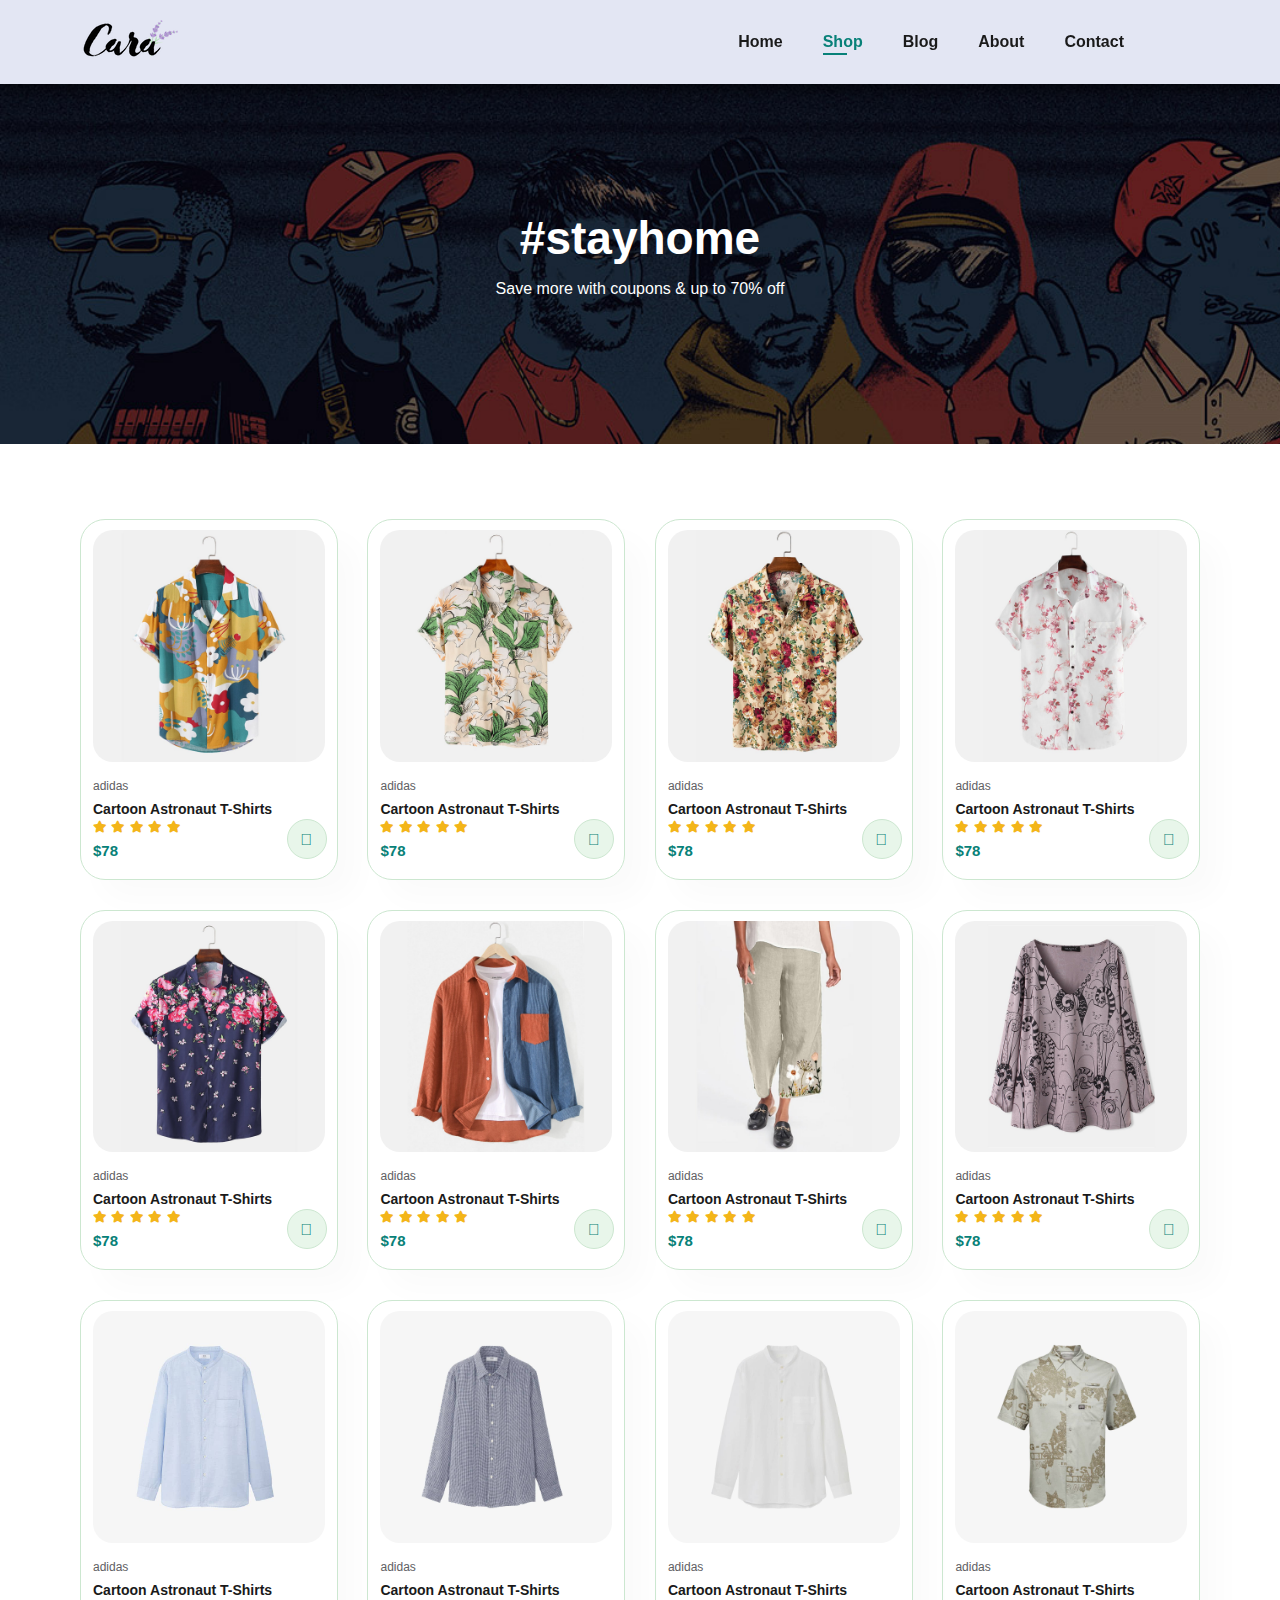
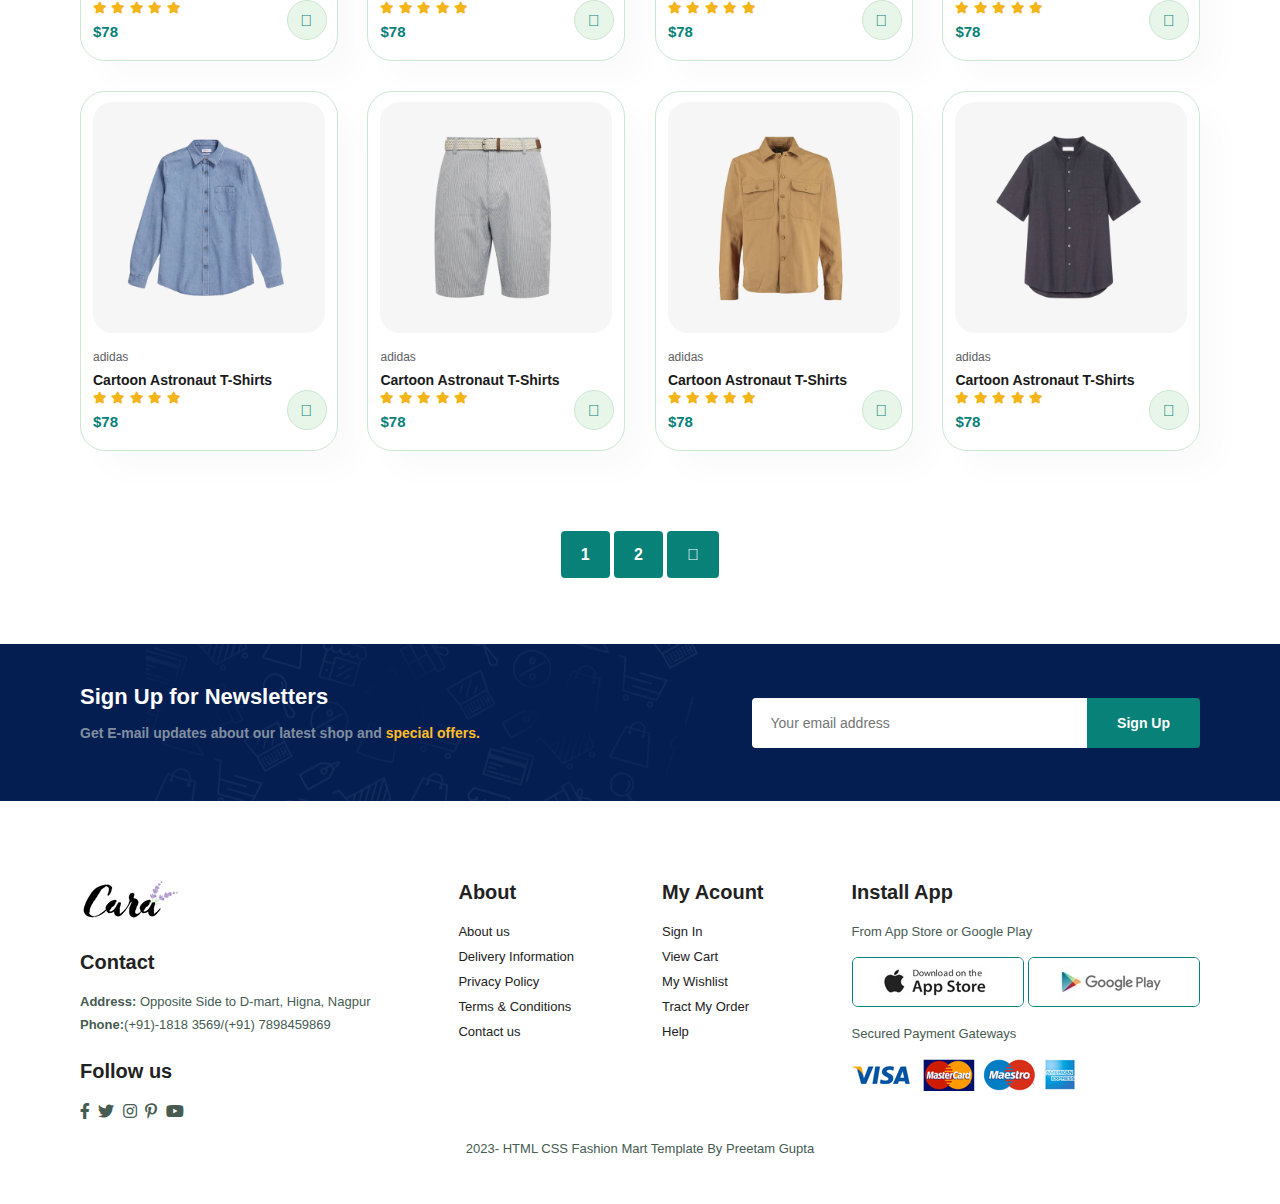
<file: shop.html>
<!DOCTYPE html>
<html lang="en">
<head>
    <meta charset="UTF-8">
    <meta http-equiv="X-UA-Compatible" content="IE=edge">
    <meta name="viewport" content="width=device-width, initial-scale=1.0">
    <link rel="stylesheet" href="https://pro.fontawesome.com/releases/v5.10.0/css/all.css" />
    <link rel="stylesheet" href="style.css">
    <title>Fashion Mart</title>

    
</head>
<body>

    <section id="header">
        <a href="#"> <img src="img/logo.png" class="logo" alt=""></a>


        <div>
            <ul id="navbar">
                <li><a href="index.html" >Home</a></li>
                <li><a href="shop.html" class="active">Shop</a></li>
                <li><a href="blog.html">Blog</a></li>
                <li><a href="about.html">About</a></li>
                <li><a href="contact.html">Contact</a></li>
                <li id="lg-bag"><a href="cart.html"><i class="far fa-shopping-bag"></i></a></li>
                <a href="#" id="close" ><i class="far fa-times"></i></a>
            </ul>
        </div>

        <div id="mobile">
            <a href="cart.html"><i class="far fa-shopping-bag"></i></a>
            <i id="bar" class="fas fa-outdent"></i>
        </div>
    </section>

    <section id="page-header">
        
        <h2>#stayhome</h2>
     
        <p>Save more with coupons & up to 70% off</p>
        
    </section>

    <section id="product1" class="section-p1" >
        <div class="pro-container">
            <div class="pro" onclick="window.location.href='sproduct.html';">
                <img src="img/products/f1.jpg" alt="">
                <div class="des">
                    <span>adidas</span>
                    <h5>Cartoon Astronaut T-Shirts</h5>
                    <div class="star">
                        <i class="fas fa-star"></i>
                        <i class="fas fa-star"></i>
                        <i class="fas fa-star"></i>
                        <i class="fas fa-star"></i>
                        <i class="fas fa-star"></i>
                    </div>
                    <h4>$78</h4>

                </div>
                <a href="#"><i class="fal fa-shopping-cart cart"></i></a>
            </div>

            <div class="pro">
                <img src="img/products/f2.jpg" alt="">
                <div class="des">
                    <span>adidas</span>
                    <h5>Cartoon Astronaut T-Shirts</h5>
                    <div class="star">
                        <i class="fas fa-star"></i>
                        <i class="fas fa-star"></i>
                        <i class="fas fa-star"></i>
                        <i class="fas fa-star"></i>
                        <i class="fas fa-star"></i>
                    </div>
                    <h4>$78</h4>

                </div>
                <a href="#"><i class="fal fa-shopping-cart cart"></i></a>
            </div>

            <div class="pro">
                <img src="img/products/f3.jpg" alt="">
                <div class="des">
                    <span>adidas</span>
                    <h5>Cartoon Astronaut T-Shirts</h5>
                    <div class="star">
                        <i class="fas fa-star"></i>
                        <i class="fas fa-star"></i>
                        <i class="fas fa-star"></i>
                        <i class="fas fa-star"></i>
                        <i class="fas fa-star"></i>
                    </div>
                    <h4>$78</h4>

                </div>
                <a href="#"><i class="fal fa-shopping-cart cart"></i></a>
            </div>

            <div class="pro">
                <img src="img/products/f4.jpg" alt="">
                <div class="des">
                    <span>adidas</span>
                    <h5>Cartoon Astronaut T-Shirts</h5>
                    <div class="star">
                        <i class="fas fa-star"></i>
                        <i class="fas fa-star"></i>
                        <i class="fas fa-star"></i>
                        <i class="fas fa-star"></i>
                        <i class="fas fa-star"></i>
                    </div>
                    <h4>$78</h4>

                </div>
                <a href="#"><i class="fal fa-shopping-cart cart"></i></a>
            </div>


            <div class="pro">
                <img src="img/products/f5.jpg" alt="">
                <div class="des">
                    <span>adidas</span>
                    <h5>Cartoon Astronaut T-Shirts</h5>
                    <div class="star">
                        <i class="fas fa-star"></i>
                        <i class="fas fa-star"></i>
                        <i class="fas fa-star"></i>
                        <i class="fas fa-star"></i>
                        <i class="fas fa-star"></i>
                    </div>
                    <h4>$78</h4>

                </div>
                <a href="#"><i class="fal fa-shopping-cart cart"></i></a>
            </div>

            <div class="pro">
                <img src="img/products/f6.jpg" alt="">
                <div class="des">
                    <span>adidas</span>
                    <h5>Cartoon Astronaut T-Shirts</h5>
                    <div class="star">
                        <i class="fas fa-star"></i>
                        <i class="fas fa-star"></i>
                        <i class="fas fa-star"></i>
                        <i class="fas fa-star"></i>
                        <i class="fas fa-star"></i>
                    </div>
                    <h4>$78</h4>

                </div>
                <a href="#"><i class="fal fa-shopping-cart cart"></i></a>
            </div>


            <div class="pro">
                <img src="img/products/f7.jpg" alt="">
                <div class="des">
                    <span>adidas</span>
                    <h5>Cartoon Astronaut T-Shirts</h5>
                    <div class="star">
                        <i class="fas fa-star"></i>
                        <i class="fas fa-star"></i>
                        <i class="fas fa-star"></i>
                        <i class="fas fa-star"></i>
                        <i class="fas fa-star"></i>
                    </div>
                    <h4>$78</h4>

                </div>
                <a href="#"><i class="fal fa-shopping-cart cart"></i></a>
            </div>

            <div class="pro">
                <img src="img/products/f8.jpg" alt="">
                <div class="des">
                    <span>adidas</span>
                    <h5>Cartoon Astronaut T-Shirts</h5>
                    <div class="star">
                        <i class="fas fa-star"></i>
                        <i class="fas fa-star"></i>
                        <i class="fas fa-star"></i>
                        <i class="fas fa-star"></i>
                        <i class="fas fa-star"></i>
                    </div>
                    <h4>$78</h4>

                </div>
                <a href="#"><i class="fal fa-shopping-cart cart"></i></a>
            </div>
           
            <div class="pro">
                <img src="img/products/n1.jpg" alt="">
                <div class="des">
                    <span>adidas</span>
                    <h5>Cartoon Astronaut T-Shirts</h5>
                    <div class="star">
                        <i class="fas fa-star"></i>
                        <i class="fas fa-star"></i>
                        <i class="fas fa-star"></i>
                        <i class="fas fa-star"></i>
                        <i class="fas fa-star"></i>
                    </div>
                    <h4>$78</h4>

                </div>
                <a href="#"><i class="fal fa-shopping-cart cart"></i></a>
            </div>

            <div class="pro">
                <img src="img/products/n2.jpg" alt="">
                <div class="des">
                    <span>adidas</span>
                    <h5>Cartoon Astronaut T-Shirts</h5>
                    <div class="star">
                        <i class="fas fa-star"></i>
                        <i class="fas fa-star"></i>
                        <i class="fas fa-star"></i>
                        <i class="fas fa-star"></i>
                        <i class="fas fa-star"></i>
                    </div>
                    <h4>$78</h4>

                </div>
                <a href="#"><i class="fal fa-shopping-cart cart"></i></a>
            </div>

            <div class="pro">
                <img src="img/products/n3.jpg" alt="">
                <div class="des">
                    <span>adidas</span>
                    <h5>Cartoon Astronaut T-Shirts</h5>
                    <div class="star">
                        <i class="fas fa-star"></i>
                        <i class="fas fa-star"></i>
                        <i class="fas fa-star"></i>
                        <i class="fas fa-star"></i>
                        <i class="fas fa-star"></i>
                    </div>
                    <h4>$78</h4>

                </div>
                <a href="#"><i class="fal fa-shopping-cart cart"></i></a>
            </div>

            <div class="pro">
                <img src="img/products/n4.jpg" alt="">
                <div class="des">
                    <span>adidas</span>
                    <h5>Cartoon Astronaut T-Shirts</h5>
                    <div class="star">
                        <i class="fas fa-star"></i>
                        <i class="fas fa-star"></i>
                        <i class="fas fa-star"></i>
                        <i class="fas fa-star"></i>
                        <i class="fas fa-star"></i>
                    </div>
                    <h4>$78</h4>

                </div>
                <a href="#"><i class="fal fa-shopping-cart cart"></i></a>
            </div>


            <div class="pro">
                <img src="img/products/n5.jpg" alt="">
                <div class="des">
                    <span>adidas</span>
                    <h5>Cartoon Astronaut T-Shirts</h5>
                    <div class="star">
                        <i class="fas fa-star"></i>
                        <i class="fas fa-star"></i>
                        <i class="fas fa-star"></i>
                        <i class="fas fa-star"></i>
                        <i class="fas fa-star"></i>
                    </div>
                    <h4>$78</h4>

                </div>
                <a href="#"><i class="fal fa-shopping-cart cart"></i></a>
            </div>

            <div class="pro">
                <img src="img/products/n6.jpg" alt="">
                <div class="des">
                    <span>adidas</span>
                    <h5>Cartoon Astronaut T-Shirts</h5>
                    <div class="star">
                        <i class="fas fa-star"></i>
                        <i class="fas fa-star"></i>
                        <i class="fas fa-star"></i>
                        <i class="fas fa-star"></i>
                        <i class="fas fa-star"></i>
                    </div>
                    <h4>$78</h4>

                </div>
                <a href="#"><i class="fal fa-shopping-cart cart"></i></a>
            </div>


            <div class="pro">
                <img src="img/products/n7.jpg" alt="">
                <div class="des">
                    <span>adidas</span>
                    <h5>Cartoon Astronaut T-Shirts</h5>
                    <div class="star">
                        <i class="fas fa-star"></i>
                        <i class="fas fa-star"></i>
                        <i class="fas fa-star"></i>
                        <i class="fas fa-star"></i>
                        <i class="fas fa-star"></i>
                    </div>
                    <h4>$78</h4>

                </div>
                <a href="#"><i class="fal fa-shopping-cart cart"></i></a>
            </div>

            <div class="pro">
                <img src="img/products/n8.jpg" alt="">
                <div class="des">
                    <span>adidas</span>
                    <h5>Cartoon Astronaut T-Shirts</h5>
                    <div class="star">
                        <i class="fas fa-star"></i>
                        <i class="fas fa-star"></i>
                        <i class="fas fa-star"></i>
                        <i class="fas fa-star"></i>
                        <i class="fas fa-star"></i>
                    </div>
                    <h4>$78</h4>

                </div>
                <a href="#"><i class="fal fa-shopping-cart cart"></i></a>
            </div>
           
        </div>
    </section>

    <section id="pagination" class="section-p1">
        <a href="#">1</a>
        <a href="#">2</a>
        <a href="#"><i class="fal fa-long-arrow-alt-right"></i></a>
    </section>

    <section id="newsletter" class="section-p1 section-m1">
        <div class="newstext">
            <h4>Sign Up for Newsletters</h4>
            <p>Get E-mail updates about our latest shop and <span>special offers.</span></p>

        </div>

        <div class="form">
            <input type="text" placeholder="Your email address">
            <button class="normal">Sign Up</button>
        </div>
    </section>

    <footer class="section-p1" >
        <div class="footer-container">
            <div class="col">
                <img class="logo" src="img/logo.png" alt="">
                <h4>Contact</h4>
                <p><strong>Address:</strong> Opposite Side to D-mart, Higna, Nagpur</p>
                <p><strong>Phone:</strong>(+91)-1818 3569/(+91) 7898459869</p>
                <div class="follow">
                    <h4>Follow us</h4>
                    <div class="icon">
                        <i class="fab fa-facebook-f"></i>
                        <i class="fab fa-twitter"></i>
                        <i class="fab fa-instagram"></i>
                        <i class="fab fa-pinterest-p"></i>
                        <i class="fab fa-youtube"></i>
                    </div>
                </div>
            </div>


            <div class="col">
                <h4>About</h4>
                <a href="#">About us</a>
                <a href="#">Delivery Information</a>
                <a href="#">Privacy Policy</a>
                <a href="#">Terms & Conditions</a>
                <a href="#">Contact us</a>
            </div>

            <div class="col">
                <h4>My Acount</h4>
                <a href="#">Sign In</a>
                <a href="#">View Cart</a>
                <a href="#">My Wishlist</a>
                <a href="#">Tract My Order</a>
                <a href="#">Help</a>
            </div>

            <div class="col install">
                <h4>Install App</h4>
                <p> From App Store or Google Play</p>
                <div class="row">
                    <img src="img/pay/app.jpg" alt="">
                    <img src="img/pay/play.jpg" alt="">
                </div>
                <p>Secured Payment Gateways</p>
                <img src="img/pay/pay.png" alt="">
            </div>
        </div>

        <div class="copyright">
            <p>2023- HTML CSS Fashion Mart Template By Preetam Gupta</p>
        </div>

    </footer>

    
    <script src="script.js"></script>
</body>
</html>
</file>
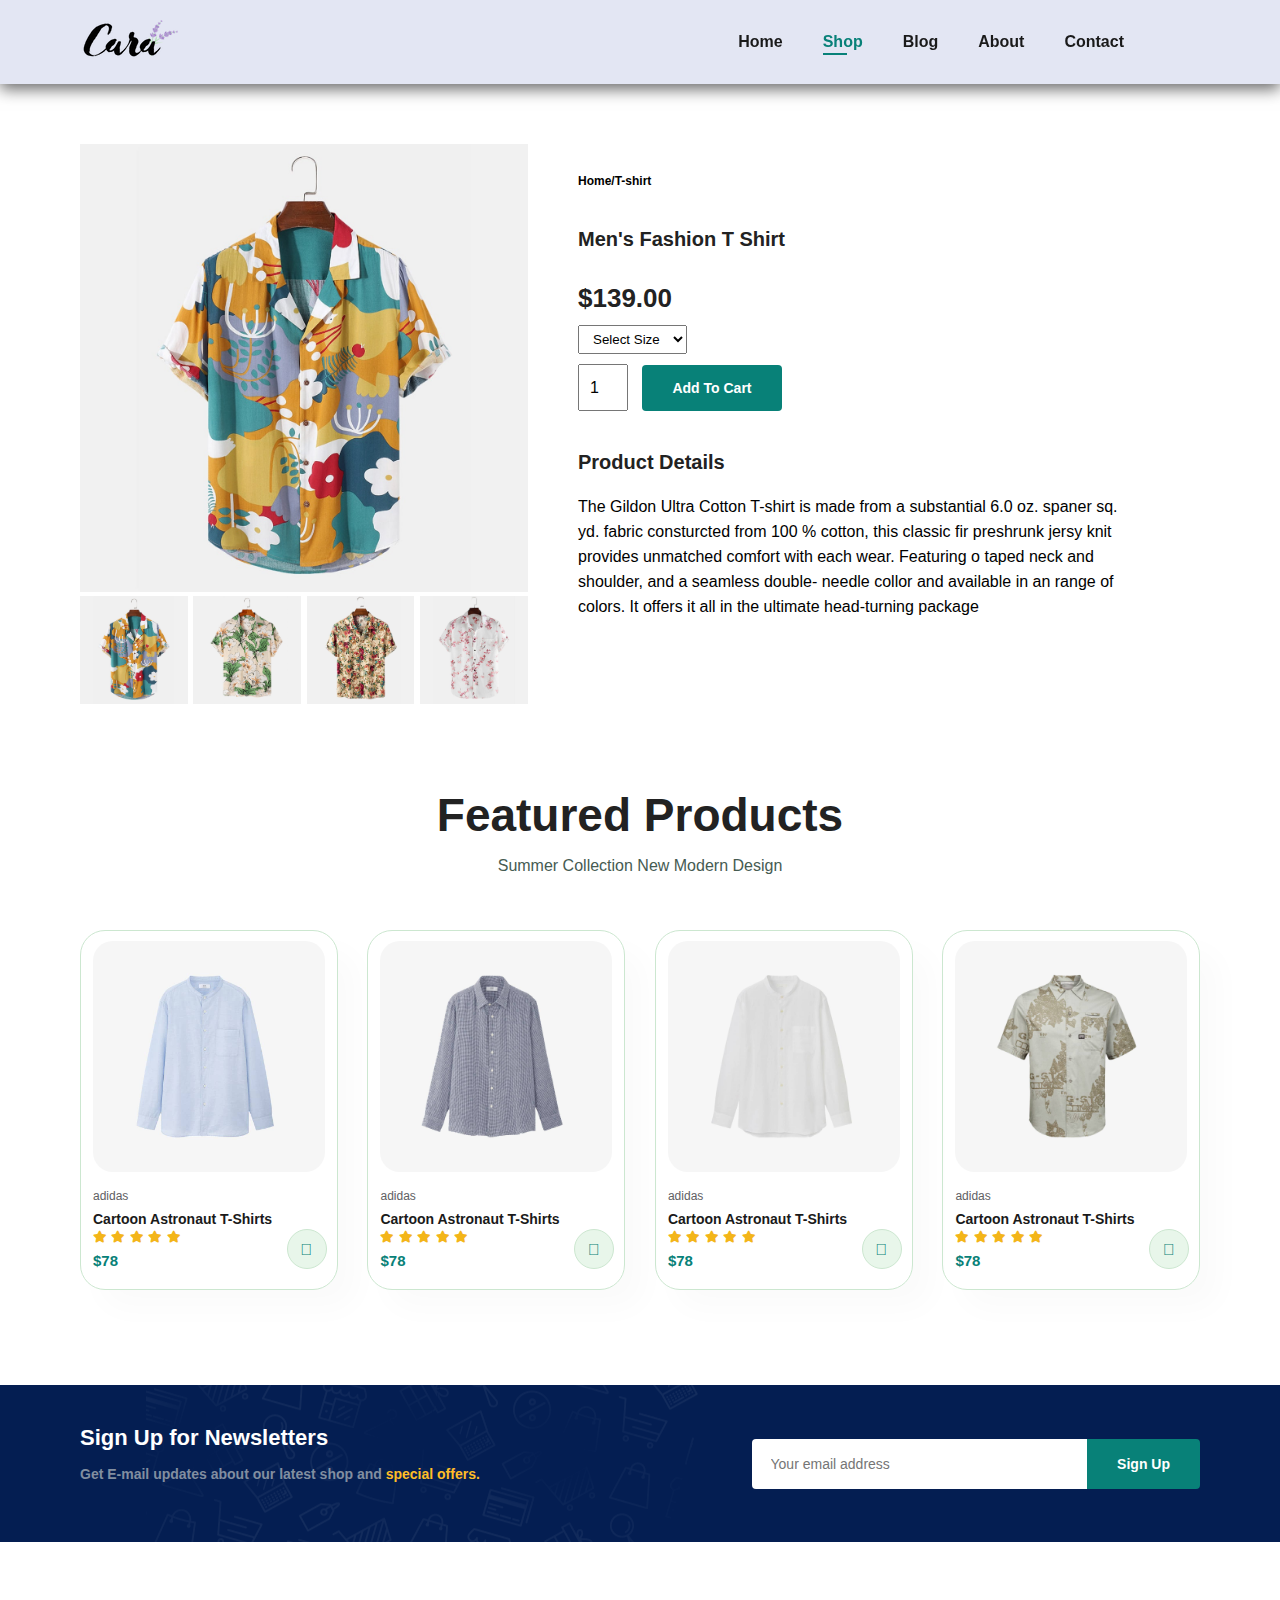
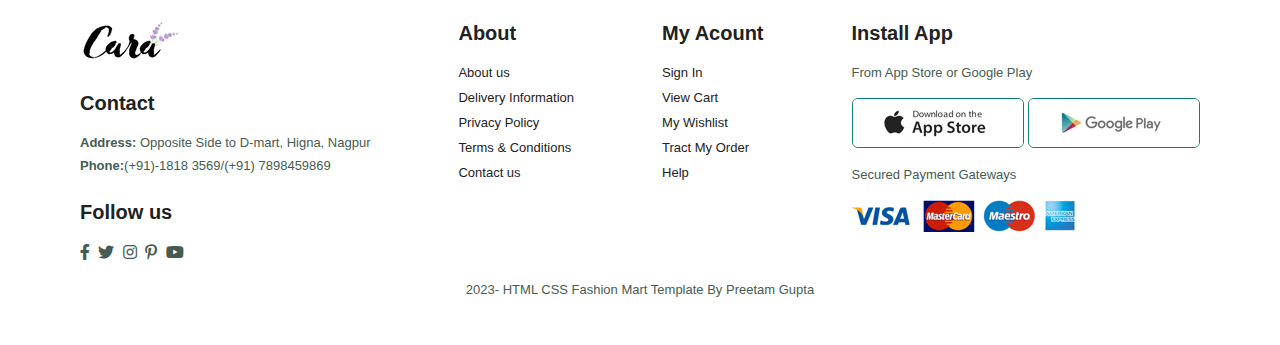
<file: sproduct.html>
<!DOCTYPE html>
<html lang="en">
<head>
    <meta charset="UTF-8">
    <meta http-equiv="X-UA-Compatible" content="IE=edge">
    <meta name="viewport" content="width=device-width, initial-scale=1.0">
    <link rel="stylesheet" href="https://pro.fontawesome.com/releases/v5.10.0/css/all.css" />
    <link rel="stylesheet" href="style.css">
    <title>Fashion Mart</title>
    
</head>
<body onload="displaySingleProduct()"> 

    <section id="header" >
        <a href="#"> <img src="img/logo.png" class="logo" alt=""></a>


        <div>
            <ul id="navbar">
                <li><a href="index.html" >Home</a></li>
                <li><a href="shop.html" class="active">Shop</a></li>
                <li><a href="blog.html">Blog</a></li>
                <li><a href="about.html">About</a></li>
                <li><a href="contact.html">Contact</a></li>
                <li id="lg-bag"><a href="cart.html"><i class="far fa-shopping-bag"></i></a></li>
                <a href="#" id="close" ><i class="far fa-times"></i></a>
            </ul>
        </div>

        <div id="mobile">
            <a href="cart.html"><i class="far fa-shopping-bag"></i></a>
            <i id="bar" class="fas fa-outdent"></i>
        </div>
    </section>

    <section id="prodetails" class="section-p1" >
        <div class="single-pro-image">
            <img src="img/products/f1.jpg" width="100%" id="MainImg" alt="">
            <div class="small-img-group">
                <div class="small-img-col">
                    <img src="img/products/f1.jpg" alt="" width="100%" class="small-img">             
                </div>

                <div class="small-img-col">
                    <img src="img/products/f2.jpg" alt="" width="100%" class="small-img">             
                </div>

                <div class="small-img-col">
                    <img src="img/products/f3.jpg" alt="" width="100%" class="small-img">             
                </div>

                <div class="small-img-col">
                    <img src="img/products/f4.jpg" alt="" width="100%" class="small-img">             
                </div>

            </div>
        </div>


        <div class="single-pro-details">
            <h6>Home/T-shirt</h6>
            <h4>Men's Fashion T Shirt</h4>
            <h2>$139.00</h2>

            <select >
                <option  >Select Size</option>
                <option value="XL">XL</option>
                <option value="XXL">XXL</option>
                <option value="Small">Small</option>
                <option value="Large">Large</option>
            </select>
            <input type="number" value="1">
            <button class="normal" onclick="window.location.href='cart.html'">Add To Cart</button>

            <h4>Product Details</h4>
            <span>The Gildon Ultra Cotton T-shirt is made from a substantial 6.0 oz. spaner 
                sq. yd. fabric consturcted from 100 % cotton, this classic fir preshrunk
                jersy knit provides unmatched comfort with each wear. Featuring o taped 
                neck and shoulder, and a seamless double- needle collor and available in an range
                of colors. It offers it all in the ultimate head-turning package 
            <span>

        </div>
    </section>

    <section id="product1" class="section-p1">
        <h2>Featured Products</h2>
        <p>Summer Collection New Modern Design</p>
        <div class="pro-container">
            <div class="pro">
                <img src="img/products/n1.jpg" alt="">
                <div class="des">
                    <span>adidas</span>
                    <h5>Cartoon Astronaut T-Shirts</h5>
                    <div class="star">
                        <i class="fas fa-star"></i>
                        <i class="fas fa-star"></i>
                        <i class="fas fa-star"></i>
                        <i class="fas fa-star"></i>
                        <i class="fas fa-star"></i>
                    </div>
                    <h4>$78</h4>

                </div>
                <a href="#"><i class="fal fa-shopping-cart cart"></i></a>
            </div>

            <div class="pro">
                <img src="img/products/n2.jpg" alt="">
                <div class="des">
                    <span>adidas</span>
                    <h5>Cartoon Astronaut T-Shirts</h5>
                    <div class="star">
                        <i class="fas fa-star"></i>
                        <i class="fas fa-star"></i>
                        <i class="fas fa-star"></i>
                        <i class="fas fa-star"></i>
                        <i class="fas fa-star"></i>
                    </div>
                    <h4>$78</h4>

                </div>
                <a href="#"><i class="fal fa-shopping-cart cart"></i></a>
            </div>

            <div class="pro">
                <img src="img/products/n3.jpg" alt="">
                <div class="des">
                    <span>adidas</span>
                    <h5>Cartoon Astronaut T-Shirts</h5>
                    <div class="star">
                        <i class="fas fa-star"></i>
                        <i class="fas fa-star"></i>
                        <i class="fas fa-star"></i>
                        <i class="fas fa-star"></i>
                        <i class="fas fa-star"></i>
                    </div>
                    <h4>$78</h4>

                </div>
                <a href="#"><i class="fal fa-shopping-cart cart"></i></a>
            </div>

            <div class="pro">
                <img src="img/products/n4.jpg" alt="">
                <div class="des">
                    <span>adidas</span>
                    <h5>Cartoon Astronaut T-Shirts</h5>
                    <div class="star">
                        <i class="fas fa-star"></i>
                        <i class="fas fa-star"></i>
                        <i class="fas fa-star"></i>
                        <i class="fas fa-star"></i>
                        <i class="fas fa-star"></i>
                    </div>
                    <h4>$78</h4>

                </div>
                <a href="#"><i class="fal fa-shopping-cart cart"></i></a>
            </div>

           
        </div>
    </section>
            
           

    <section id="newsletter" class="section-p1 section-m1">
        <div class="newstext">
            <h4>Sign Up for Newsletters</h4>
            <p>Get E-mail updates about our latest shop and <span>special offers.</span></p>

        </div>

        <div class="form">
            <input type="text" placeholder="Your email address">
            <button class="normal">Sign Up</button>
        </div>
    </section>

    <footer class="section-p1" >
        <div class="footer-container">
            <div class="col">
                <img class="logo" src="img/logo.png" alt="">
                <h4>Contact</h4>
                <p><strong>Address:</strong> Opposite Side to D-mart, Higna, Nagpur</p>
                <p><strong>Phone:</strong>(+91)-1818 3569/(+91) 7898459869</p>
                <div class="follow">
                    <h4>Follow us</h4>
                    <div class="icon">
                        <i class="fab fa-facebook-f"></i>
                        <i class="fab fa-twitter"></i>
                        <i class="fab fa-instagram"></i>
                        <i class="fab fa-pinterest-p"></i>
                        <i class="fab fa-youtube"></i>
                    </div>
                </div>
            </div>


            <div class="col">
                <h4>About</h4>
                <a href="#">About us</a>
                <a href="#">Delivery Information</a>
                <a href="#">Privacy Policy</a>
                <a href="#">Terms & Conditions</a>
                <a href="#">Contact us</a>
            </div>

            <div class="col">
                <h4>My Acount</h4>
                <a href="#">Sign In</a>
                <a href="#">View Cart</a>
                <a href="#">My Wishlist</a>
                <a href="#">Tract My Order</a>
                <a href="#">Help</a>
            </div>

            <div class="col install">
                <h4>Install App</h4>
                <p> From App Store or Google Play</p>
                <div class="row">
                    <img src="img/pay/app.jpg" alt="">
                    <img src="img/pay/play.jpg" alt="">
                </div>
                <p>Secured Payment Gateways</p>
                <img src="img/pay/pay.png" alt="">
            </div>
        </div>

        <div class="copyright">
            <p>2023- HTML CSS Fashion Mart Template By Preetam Gupta</p>
        </div>

    </footer>

    <script>
        var MainImg= document.getElementById('MainImg')
        var smallimg= document.getElementsByClassName('small-img')

        smallimg[0].onclick = function(){
            MainImg.src= smallimg[0].src
        }

        smallimg[1].onclick = function(){
            MainImg.src= smallimg[1].src
        }
        smallimg[2].onclick = function(){
            MainImg.src= smallimg[2].src
        }

        smallimg[3].onclick = function(){
            MainImg.src= smallimg[3].src
        }

    </script>
    
    <script src="script.js"></script>
</body>
</html>
</file>
<file: style.css>
*{
    margin: 0;
    padding: 0;
    box-sizing: border-box;
    font-family: 'Spartan', sans-serif;
}


h1{
    font-size: 50px;
    line-height: 64px;
    color: #222;
}

h2{
    font-size: 46px;
    line-height: 54px;
    color: #222;
}

h4{
    font-size: 20px;
    color: #222;
}

h6{
    font-weight: 700;
    font-size: 12px;
}

p{
    font-size: 16px;
    color: #465b52;
    margin: 15px 0 20px 0;
}

.section-p1{
    padding: 40px 80px;
}

.section-m1{
    margin: 40px 0;
}

button.normal{
    font-size: 14px;
    font-weight: 600;
    padding:15px 30px ;
    color: #000;
    background-color: #fff;
    border-radius: 4px;
    cursor: pointer;
    border: none;
    outline: none;
    transition: 0.2s;
}


button.white{
    font-size: 13px;
    font-weight: 600;
    padding:11px 18px ;
    color: white;
    background-color: transparent;
    cursor: pointer;
    border: 1px solid white;
    outline: none;
    transition: 0.2s;
}

body {
    width: 100%;
}

#header  {
    display: flex;
    align-items: center;
    justify-content: space-between;
    padding: 20px 80px;
    background-color: #e3e6f3;
    box-shadow: 0 5px 15px rgba(0, 0, 0, 0.6);
    z-index: 999;
    position: sticky;
    top: 0;
    left:0 ;
}

#navbar{
    display: flex;
    align-items: center;
    justify-content: center;
}

#navbar li{
    list-style: none;
    padding: 0 20px;
    position: relative;
}

#navbar li a{
    text-decoration: none;
    font-size: 16px;
    font-weight: 600;
    color: #1a1a1a;
    transition: 0.3s ease;
}

#navbar li a:hover,
#navbar li a.active{
    color: #088178;
}

#navbar li a.active::after,
#navbar li a:hover::after{
    content: "";
    width: 30%;
    height: 2px;
    background-color:#088178 ;
    position: absolute;
    bottom: -4px;
    left: 20px;

}

#mobile{
    display: none;
    align-items: center;
}

#close{
    display: none;
}

/* home page */

#hero{
    background-image: url("img/hero4.png");
    height: 90vh;
    width: 100%;
    background-size: cover;
    background-position: top 25% right 0;
    padding: 0 80px;
    display: flex;
    flex-direction: column;
    align-items: flex-start;
    justify-content: center;
}

#hero h4{
    padding-bottom: 15px;
}

#hero h1{
   color: #088178;
}


#hero button{
    background-image: url("img/button.png");
    background-color: transparent;
    color: #088178;
    border: none;
    padding: 14px 80px 14px 65px;
    background-repeat: no-repeat;
    cursor: pointer;
    font-weight: 700;
    font-size: 15px;

}

#feature {
    display: flex;
    align-items: center;
    justify-content: space-between;
    flex-wrap: wrap;
}

#feature .fe-box{
    width: 180px;
    text-align: center;
    padding: 25px 15px;
    box-shadow: 20px 20px 34px rgba(0, 0, 0, 0.03);
    border: 1px solid #cce7d0;
    border-radius: 4px;
    margin: 15px 0px;
}

#feature .fe-box:hover{
    box-shadow: 10px 10px 54px rgba(0, 0, 0, 0.1);
}

#feature .fe-box img{
    width: 100%;
    margin-bottom: 10px ;
}

#feature .fe-box h6{
    display: inline-block;
    padding: 9px 8px 6px 8px;
    line-height: 1;
    border-radius: 4px;
    color: #088178;
    background-color: #fddde4;
}

#feature .fe-box:nth-child(2) h6{
    background-color: #cce7d0;
}

#feature .fe-box:nth-child(3) h6{
    background-color: #d1e8f2;
}
#feature .fe-box:nth-child(4) h6{
    background-color: #cdd4f8;
}

#feature .fe-box:nth-child(5) h6{
    background-color: #f6bdf6;
}
#feature .fe-box:nth-child(6) h6{
    background-color: #fff2e5;
}


#product1{
    text-align: center;
}

#product1 .pro-container{
    display: flex;
    justify-content: space-between;
    padding-top: 20px;
    flex-wrap: wrap;
}

#product1 .pro{
    width: 23%;
    min-width: 250px;
    padding: 10px 12px;
    border: 1px solid #cce7d0;
    border-radius: 25px;
    cursor: pointer;
    box-shadow: 20px 20px 30px rgba(0, 0, 0, 0.02);
    margin: 15px 0;
    transition: 0.27s ease;
    position: relative;

}

#product1 .pro:hover{
    box-shadow: 20px 20px 30px rgba(0, 0, 0, 0.06);
}

#product1 .pro img{
    width: 100%;
    border-radius: 20px;
}

#product1 .pro .des{
    text-align: start;
    padding: 10px 0;

}

#product1 .pro .des span{
   color: #606063;
   font-size: 12px;
}


#product1 .pro .des h5{
    padding-top: 7px;
    color: #1a1a1a;
    font-size: 14px;
}


#product1 .pro .des i{
    font-size: 12px;
    color: rgb(243, 181, 25);
}

#product1 .pro .des h4{
    padding-top: 7px;
    font-size: 15px;
    font-weight: 700;
    color: #088178;
}

#product1 .pro .cart{
    width: 40px;
    height: 40px;
    line-height: 40px;
    border-radius: 50px;
    background-color: #e8f6ea;
    font-weight: 500;
    color: #088178;
    border: 1px solid #cce7d0;
    position: absolute;
    bottom:20px ;
    right: 10px;
}

#banner{
    display: flex;
    flex-direction: column;
    justify-content: center;
    align-items: center;
    text-align: center;
    background-image: url(img/banner/b2.jpg);
    width: 100%;
    height: 40vh;
    background-size: cover;
    background-position: center;
}

#banner h4{
    color: white;
    font-size: 16px
}

#banner h2{
    color: white;
    font-size: 30px;
    padding: 10px 0;
}

#banner h2 span{
    color:#ef3636 ;
}

#banner button:hover{
    background-color: #088178;
    color: #fff;

}

#sm-banner{
    display: flex;
    justify-content: space-between;
    flex-wrap: wrap;
}

#sm-banner .banner-box{
    display: flex;
    flex-direction: column;
    justify-content: center;
    align-items: flex-start;
    background-image: url(img/banner/b17.jpg);
    min-width: 580px;
    height: 50vh;
    background-size: cover;
    background-position: center;
    padding: 30px;
}

#sm-banner .banner-box2{
    background-image: url(img/banner/b10.jpg);
}

#sm-banner h4{
    color: white;
    font-size: 20px;
    font-weight: 300;
}

#sm-banner h2{
    color: white;
    font-size: 28px;
    font-weight: 800;
}


#sm-banner span{
    color: white;
    font-size: 14px;
    font-weight: 500;
    padding-bottom: 15px;
}


#sm-banner .banner-box:hover button{
    background: #088178;
    border: 1px solid #088178;
}


#banner3{
    display: flex;
    justify-content: space-between;
    flex-wrap: wrap;
    padding: 0 80px;
}


#banner3 .banner-box{
    display: flex;
    flex-direction: column;
    justify-content: center;
    align-items: flex-start;
    background-image: url(img/banner/b7.jpg);
    min-width: 30%;
    height: 30vh;
    background-size: cover;
    background-position: center;
    padding: 20px;
    margin-bottom: 20px;
}

#banner3 .banner-box2{
    background-image: url(img/banner/b4.jpg);
}

#banner3 .banner-box3{
    background-image: url(img/banner/b18.jpg);
}



#banner3 .banner-box h2{
    color: white;
    font-weight: 900;
    font-size: 22px;
}

#banner3 .banner-box h3{
    color: rgb(194, 45, 45);
    font-weight: 800;
    font-size: 15px;
}



#newsletter{
    display: flex;
    justify-content: space-between;
    flex-wrap: wrap;
    align-items: center;
    background-image: url("/img/banner/b14.png");
    background-repeat: no-repeat;
    background-position: 20% 30%;
    background-color: #041e52;


}

#newsletter h4{
    font-size: 22px;
    font-weight: 600;
    color: white;
}

#newsletter p{
    font-size: 14px;
    font-weight: 600;
    color: #818ea0;
}

#newsletter p span{
    
    color: #ffbd27;
}

#newsletter .form{
    display: flex;
    width: 40%;
}

#newsletter input{
    height: 3.125rem;
    padding: 0 1.25em;
    font-size: 14px;
    width: 100%;
    border: 1px solid transparent;
    border-radius:  4px;
    outline: none;
    border-top-right-radius: 0;
    border-bottom-right-radius: 0;
}

#newsletter button{
    background-color: #088178;
    color: white;
    white-space: nowrap;
    border-top-left-radius: 0;
    border-bottom-left-radius: 0;
}


footer .footer-container{
    display: flex;
    flex-wrap: wrap;
    justify-content: space-between;
}

footer .col{
    display: flex;
    flex-direction: column;
    align-items: flex-start;
    margin-bottom: 20px;

}


footer .logo{
    margin-bottom: 30px;

}

footer h4{
    font: size 14px;
    padding-bottom: 20px;
}

footer p{
    font-size: 13px;
    margin: 0 0 8px 0;
}

footer a{
    font-size: 13px;
    text-decoration: none;
    color: #222;
    margin-bottom: 10px;
}

footer .follow{
    margin-top: 20px;
}

footer .follow i{
    color: #465b52;
    padding-right: 4px;
    cursor: pointer;
}


footer .install .row  img{
    border: 1px solid #088178;
    border-radius: 6px;
}


footer .install img{
    margin: 10px 0 15px 0;
}


footer .follow i:hover,
footer a:hover{
    color: #088178 ;
}

footer .copyright  {
    text-align: center;
}



/* shop page  */

#page-header{
    background-image: url("img/banner/b1.jpg");
    height:40vh ;
    width: 100%;
    background-size: cover;
    display: flex;
    justify-content: center;
    align-items: center;
    flex-direction: column;
    padding: 14px;   

}

#page-header h2,
#page-header p{
    color: white;
}


#pagination{
    text-align: center;

}

#pagination a{
    text-decoration: none;
    background-color: #088178;
    padding: 15px 20px;
    border-radius: 4px;
    color: white;
    font-weight: 600;

}

#pagination a i{
    font-size: 16px;
    font-weight: 600;
}


/* single product */

#prodetails{
    display: flex;
    margin-top: 20px;
}

#prodetails .single-pro-image{
    width: 40%;
    margin-right: 50px;
}

.small-img-group{
    display: flex;
    justify-content: space-between;
}

.small-img-col{
    flex-basis: 24%;
    cursor: pointer;
}

#prodetails .single-pro-details{
    width: 50%;
    padding-top: 30px;
}

#prodetails .single-pro-details h4{
    padding: 40px 0 20px 0;
}

#prodetails .single-pro-details h2{
    font-size: 26px;
}

#prodetails .single-pro-details select{
    display: block;
    padding: 5px 10px;
    margin-bottom: 10px;
}

#prodetails .single-pro-details input{
    width: 50px;
    height: 47px;
    padding-left: 10px;
    font-size: 16px;
    margin-right: 10px;
}

#prodetails .single-pro-details input:focus{
    outline: none;
}

#prodetails .single-pro-details button{
    background-color: #088178;
    color: white;
}

#prodetails .single-pro-details span{
    line-height: 25px;
}




/* blog page  */
#page-header.blog-header{
    background-image: url("img/banner/b19.jpg");
}

#blog{
    padding: 150px 150px 0 150px;
}

#blog .blog-box{
    display: flex;
    align-items: center;
    width: 100%;
    position: relative;
    padding-bottom: 90px;
}


#blog .blog-img{
    width: 50%;
    margin-right: 40px;
}

#blog img{
    width: 100%;
    height: 300px;
    object-fit: cover;
}

#blog .blog-details{
    width: 50%;
    
}

#blog .blog-details a{
    text-decoration: none;
    font-size: 11px;
    color: black;
    font-weight: 700;
    position: relative;
    transition: 0.3s;
}



#blog .blog-details a::after{
    content: "";
    width: 50px;
    height: 1px;
    background-color: black;
    position: absolute;
    top: 4px;
    right: -60px;
}
    
#blog .blog-details a:hover{
    color: #088178;
}

#blog .blog-details a:hover::after{
    background-color: #088178;
}

#blog .blog-box h1{
    position: absolute;
    top: -40px;
    left: 0 ;
    font-size: 70px;
    font-weight: 700;
    color: #c9cbce;
    z-index: -9;
}



/* about page  */

#page-header.about-header{
    background-image: url("img/about/banner.png");
}

#about-head img{
    width: 50%;
    height: auto;
   
}

#about-head {
    display: flex;
    align-items: center;
}

#about-head div{
    padding-left: 40px;
}

#about-app{
    text-align: center;
}

#about-app .video{
    width: 70%;
    height: 100%;
    margin: 30px auto 0 auto;
}


#about-app .video video{
    width: 100%;
    height: 100%;
    border-radius: 20px;
}


/* contact page  */

#contact-details {
    display: flex;
    justify-content: space-evenly;
    align-items: center;
}


#contact-details .details{
    width: 40%;
}

#contact-details .details span,
.form-details form span{
    font-size: 12px;
}

#contact-details .details h2,
.form-details form h2{
    font-size: 22px;
    line-height: 35px;
    padding: 20px 0;
}

#contact-details .details h3{
    font-size: 16px;
    padding-bottom: 15px;
}


#contact-details .details li{
    list-style: none;
    display: flex;
    padding: 10px 0 ;
}


#contact-details .details li i{
    font-size: 14px;
    padding-right: 22px;

}


#contact-details .details li p{
    margin: 0;
    font-size: 14px;
}


#contact-details .map{
    width: 55%;
    height: 400px;

}

#contact-details .map iframe{
    width: 100%;
    height: 100%;
    
}

.form-details{
    display: flex;
    justify-content: space-between;
    margin: 30px;
    padding: 80px;
    border: 1px solid #e1e1e1
}

.form-details form{
    width: 65%;
    display: flex;
    flex-direction: column;
    align-items: flex-start;

}

.form-details form input,
.form-details form textarea{
    width: 100%;
    padding: 12px 15px;
    outline: none;
    margin-bottom: 20px;
    border: 1px solid #e1e1e1;
}

.form-details form button{
    background-color: #088178;
    color: white;
}

.form-details .people div{
    padding-bottom: 25px;
    display: flex;
    align-items: flex-start;

}

.form-details .people div img{
    width: 65px;
    height: 65px;
    object-fit: cover;
    margin-right: 15px;

}

.form-details .people div p{
    margin: 0;
    font-size: 13px;
    line-height: 25px;
}

.form-details .people div p span{
    display: block;
    font-size: 16px;
    font-weight: 600;
    color: black;

}

/* Cart page  */


#cart {
    overflow: auto;
}

#cart table{
    width: 100%;
    border-collapse: collapse;
    table-layout: fixed;
    white-space: nowrap;
}

#cart table img{
    width: 70px;
}

#cart table td:nth-child(1){
    width: 100px;
    text-align: center;
}

#cart table td:nth-child(2){
    width: 150px;
    text-align: center;
}

#cart table td:nth-child(3){
    width: 250px;
    text-align: center;
}

#cart table td:nth-child(4),
#cart table td:nth-child(5),
#cart table td:nth-child(6){
    width: 150px;
    text-align: center;
}

#cart table td:nth-child(5) input{
    width: 70px;
    padding: 10px 5px 10px 15px;

}

#cart table thead{
    border: 1px solid #e2e9e1;
    border-left:none ;
    border-right: none;
}

#cart table thead td{
    font-weight: 700;
    text-transform: uppercase;
    font-size: 13px;
    padding: 18px 0;
}

#cart table tbody tr td {
    padding-top: 15px;
    
}

#cart table tbody tr td {
    font-size: 13px;
}

#cart-add {
    display: flex;
    flex-wrap: wrap;
    justify-content: space-between;
}

#coupon{
    width: 50%;
    margin-bottom: 30px;
}

#coupon h3,
#subtotal h3{
    padding-bottom: 15px;
}

#coupon input{
    padding: 10px 20px;
    outline: none;
    width: 60%;
    margin-right: 10px ;
    border: 1px solid #e2e9e1;

}

#coupon button,
#subtotal button{
    background-color: #088178;
    color: white;
    padding: 12px 20px;
}


#subtotal{
    width: 50%;
    margin-bottom: 30px;
    border: 1px solid #e2e9e1;
    padding: 30px;
}

#subtotal table{
    border-collapse: collapse;
    width: 100%;
    margin-bottom: 20px;
}

#subtotal table td {
    width: 50%;
    border: 1px solid #e2e9e1;
    padding: 10px;
    font-size: 13px;
}







/* start media query */

@media (max-width:799px){
    .section-p1 {
        padding: 40px 40px;
    }


    #navbar{
        display: flex;
        flex-direction: column;
        align-items: flex-start;
        justify-content: flex-start;
        position: fixed;
        top: 0;
        right: -300px;
        width: 300px;
        height: 100vh;
        background-color: #E3E6F3;
        box-shadow: 0 40px 60px rgba(0, 0, 0, 0.1);
        padding: 80px 0 0 10px;
        transition: 0.3s;


    }
    #navbar.active{
        right: 0px;
    }

    #navbar li{
        margin-bottom: 25px;
    }


    #mobile {
        display: flex;
        align-items: center;
    }

    #mobile i{
        color: #1a1a1a;
        font-size: 24px;
        padding-left: 20px;
    }

    #close{
        display: initial;
        position: absolute;
        top: 30px;
        left: 30px;
        color: #222;
        font-size: 24px; ;
    }

    #lg-bag{
        display: none;
    }

    #hero {
        
        height: 90vh;
      
        padding: 0 80px;
        background-position: top 30% right 30%;
       
    }

    #feature {
        justify-content: center; 
    }

    #feature .fe-box {
        margin: 15px 15px;
    }


    #product1 .pro-container {
        justify-content: center;
    
    }

    #product1 .pro {
        margin: 15px;
        
    }

    #banner {
        height: 20vh;
        
    }


    #sm-banner .banner-box {
        min-width: 100%;
        height: 30vh;
       
    }

    #banner3 {
        padding: 0 40px;
    }

    #banner3 .banner-box {
      width: 28%;
    }

    #newsletter .form {
        width: 70%;
    }


    /* form page  */

    .form-details {
        padding: 40px;
       
    }

    .form-details form {
        width: 50%;
       
    }



}

@media (max-width:477px){
    .section-p1 {
        padding: 20px 20px;
    }

    #header {      
        padding: 10px 30px;        
    }

    h1{
        font-size: 38px;
    }

    h2{
        font-size: 32px;
    }

    #hero {
        padding: 0 20px;
        background-position: 55%;
    }

    #feature{
        justify-content: space-evenly;
    }

    #feature .fe-box {
        width: 155px;
        margin:0 0 15px 0px;
    }

    #product1 .pro {
        width: 100%;
    }

    #banner{
        height: 40vh;
    }

    #sm-banner .banner-box { 
        height: 40vh;
    }

    #sm-banner .banner-box2 {
       margin-top: 20px;
    }

    #banner3 {
        padding: 0 20px;
    }

    #banner3 .banner-box {
        width: 100%;
    }

    #newsletter {
        padding:40px 20px ;
    }

    #newsletter .form {
        width: 100%;
    }

    footer .copyright {
        text-align: start;
    }


    /* single product */

    #prodetails {
        display: flex;
        flex-direction: column;
    }
    

    #prodetails .single-pro-image {
        width: 100%;
        margin-right: 0px;
    }

    #prodetails .single-pro-details {
        width: 100%;
     
    }


    /* blog page  */

    #blog {
        padding: 100px 20px 0 20px;
    }

    #blog .blog-box {
        display: flex;
        flex-direction: column;
        align-items: flex-start;
      
    }

    #blog .blog-img {
        width: 100%;
        margin-right: 0px;
        margin-bottom: 30px;
    }
    
    #blog .blog-details {
        width: 100%;
    }
    



    /* about page  */

    #about-head {
        flex-direction: column; 
    }

    #about-head img {
        width: 100%;
        margin-bottom: 20px;
    }
    
    #about-head div {
        padding-left: 0px;
    }

    #about-app .video {
        width: 100%;
       
    }
    

    /* contact page  */

    #contact-details {
        flex-direction: column;
        
    }

    #contact-details .details {
        width: 100%;
        margin-bottom: 30px;
    }

    #contact-details .map {
        width: 100%;
    }

    .form-details {
        margin: 10px;
        padding: 30px 10px;
        flex-wrap: wrap;
    }

    .form-details form {
        width: 100%;
        margin-bottom: 30px;
    }

    /* Cart page  */

    #cart-add{
        flex-direction: column;
    }

    #coupon {
        width: 100%;
    }

    #subtotal{
        width: 100%;
        padding: 20px;
    }

}
</file>
